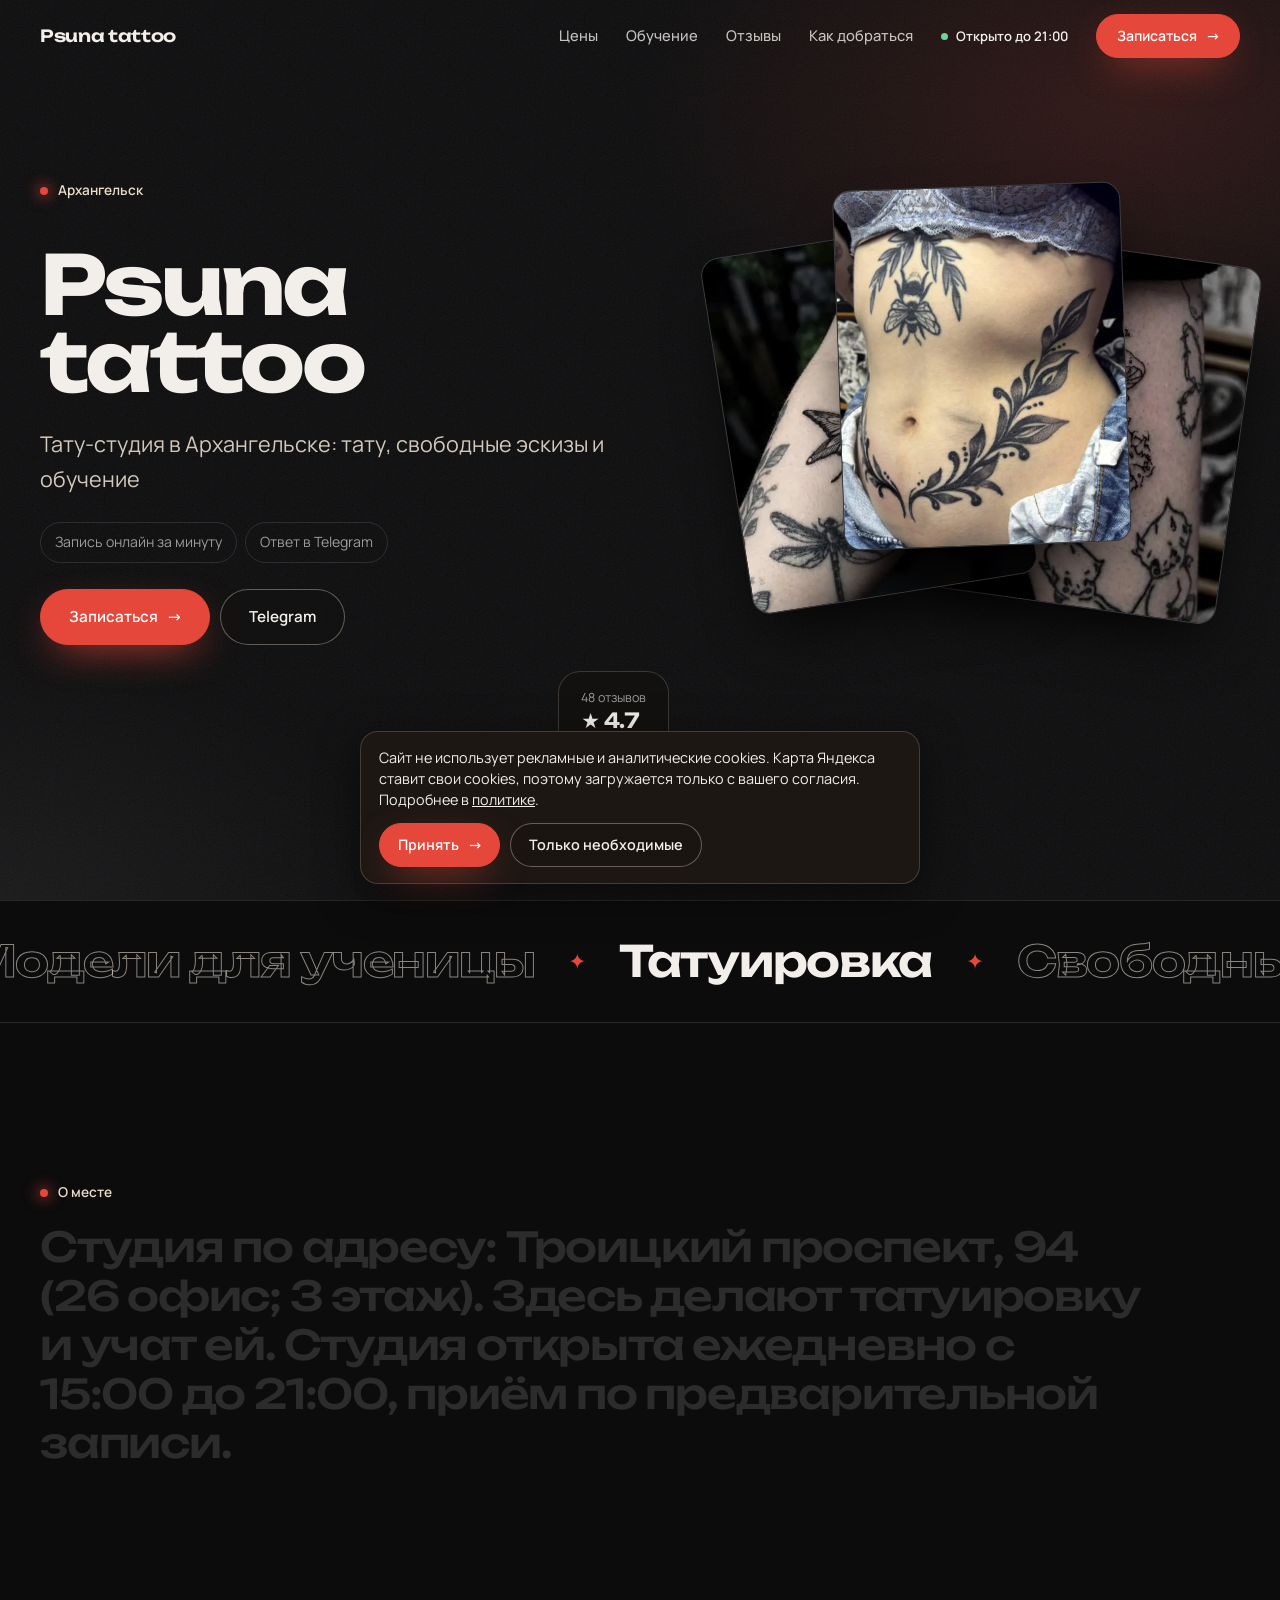
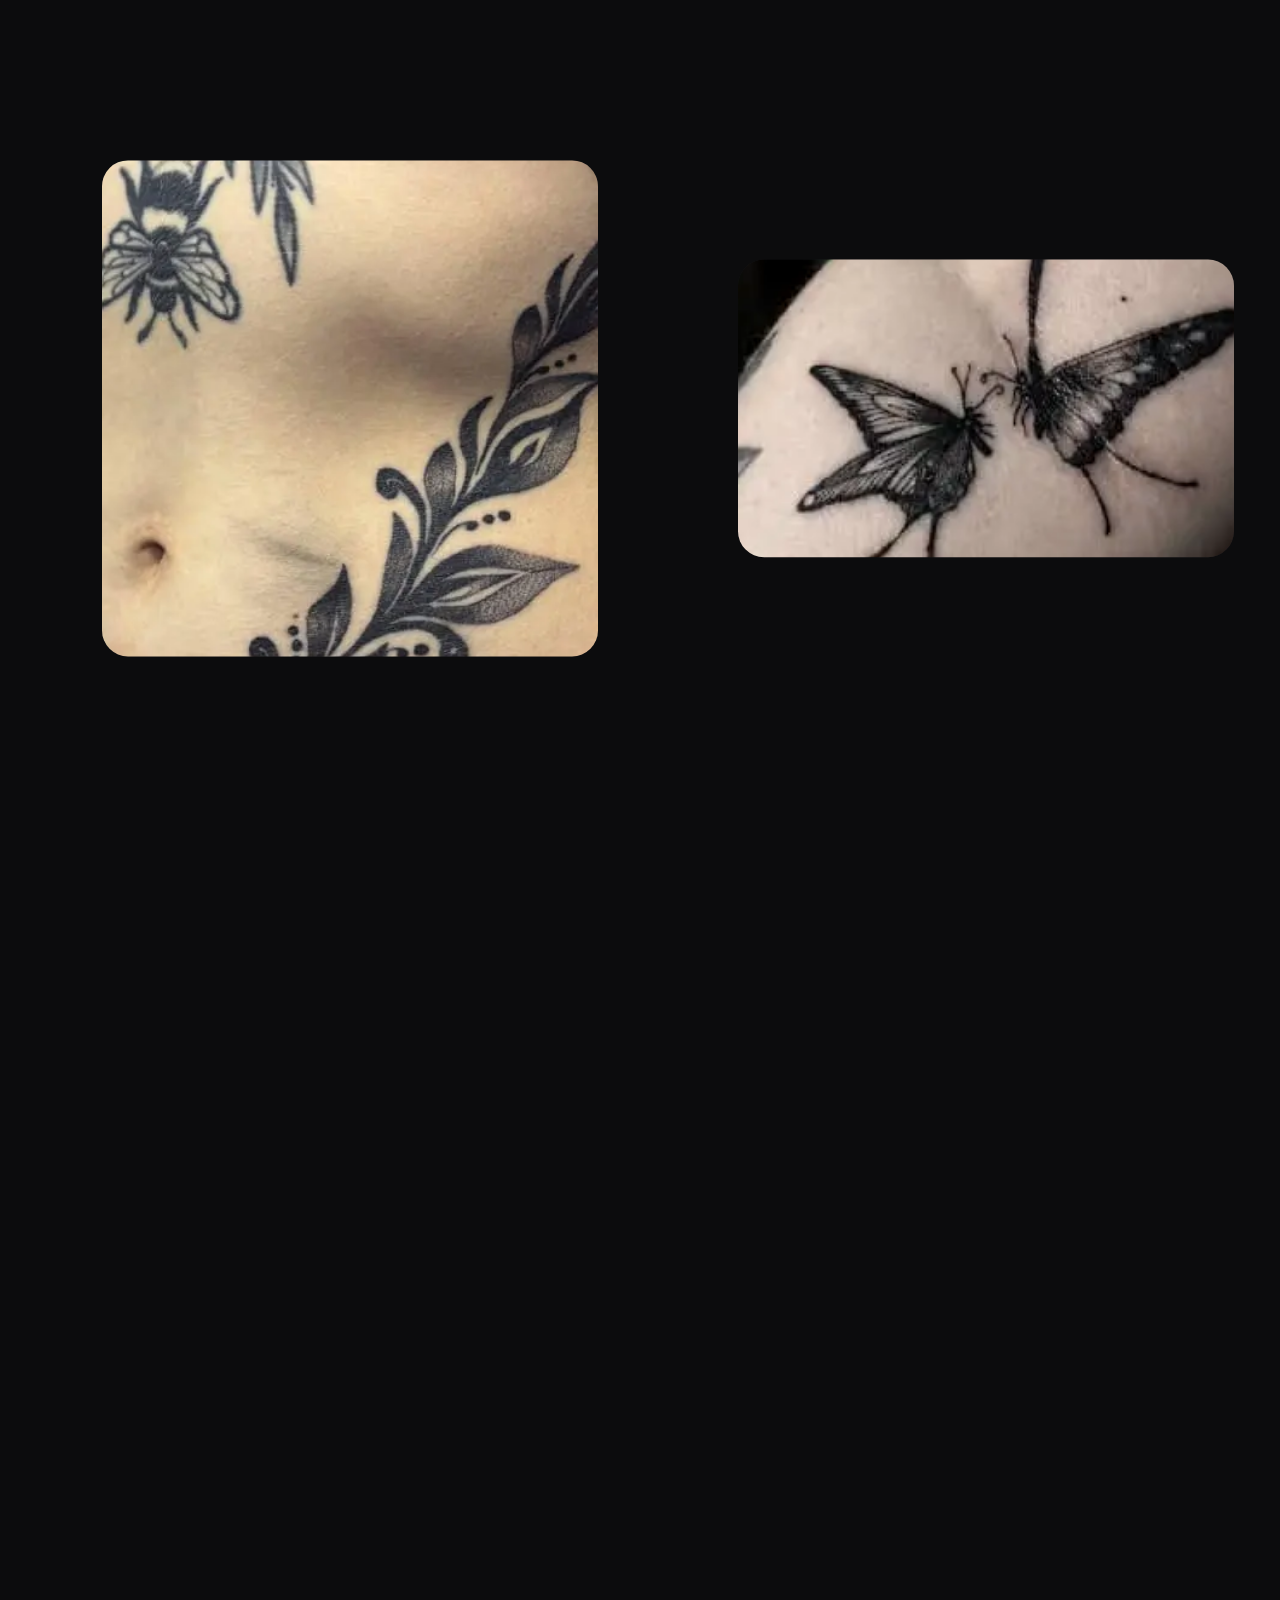
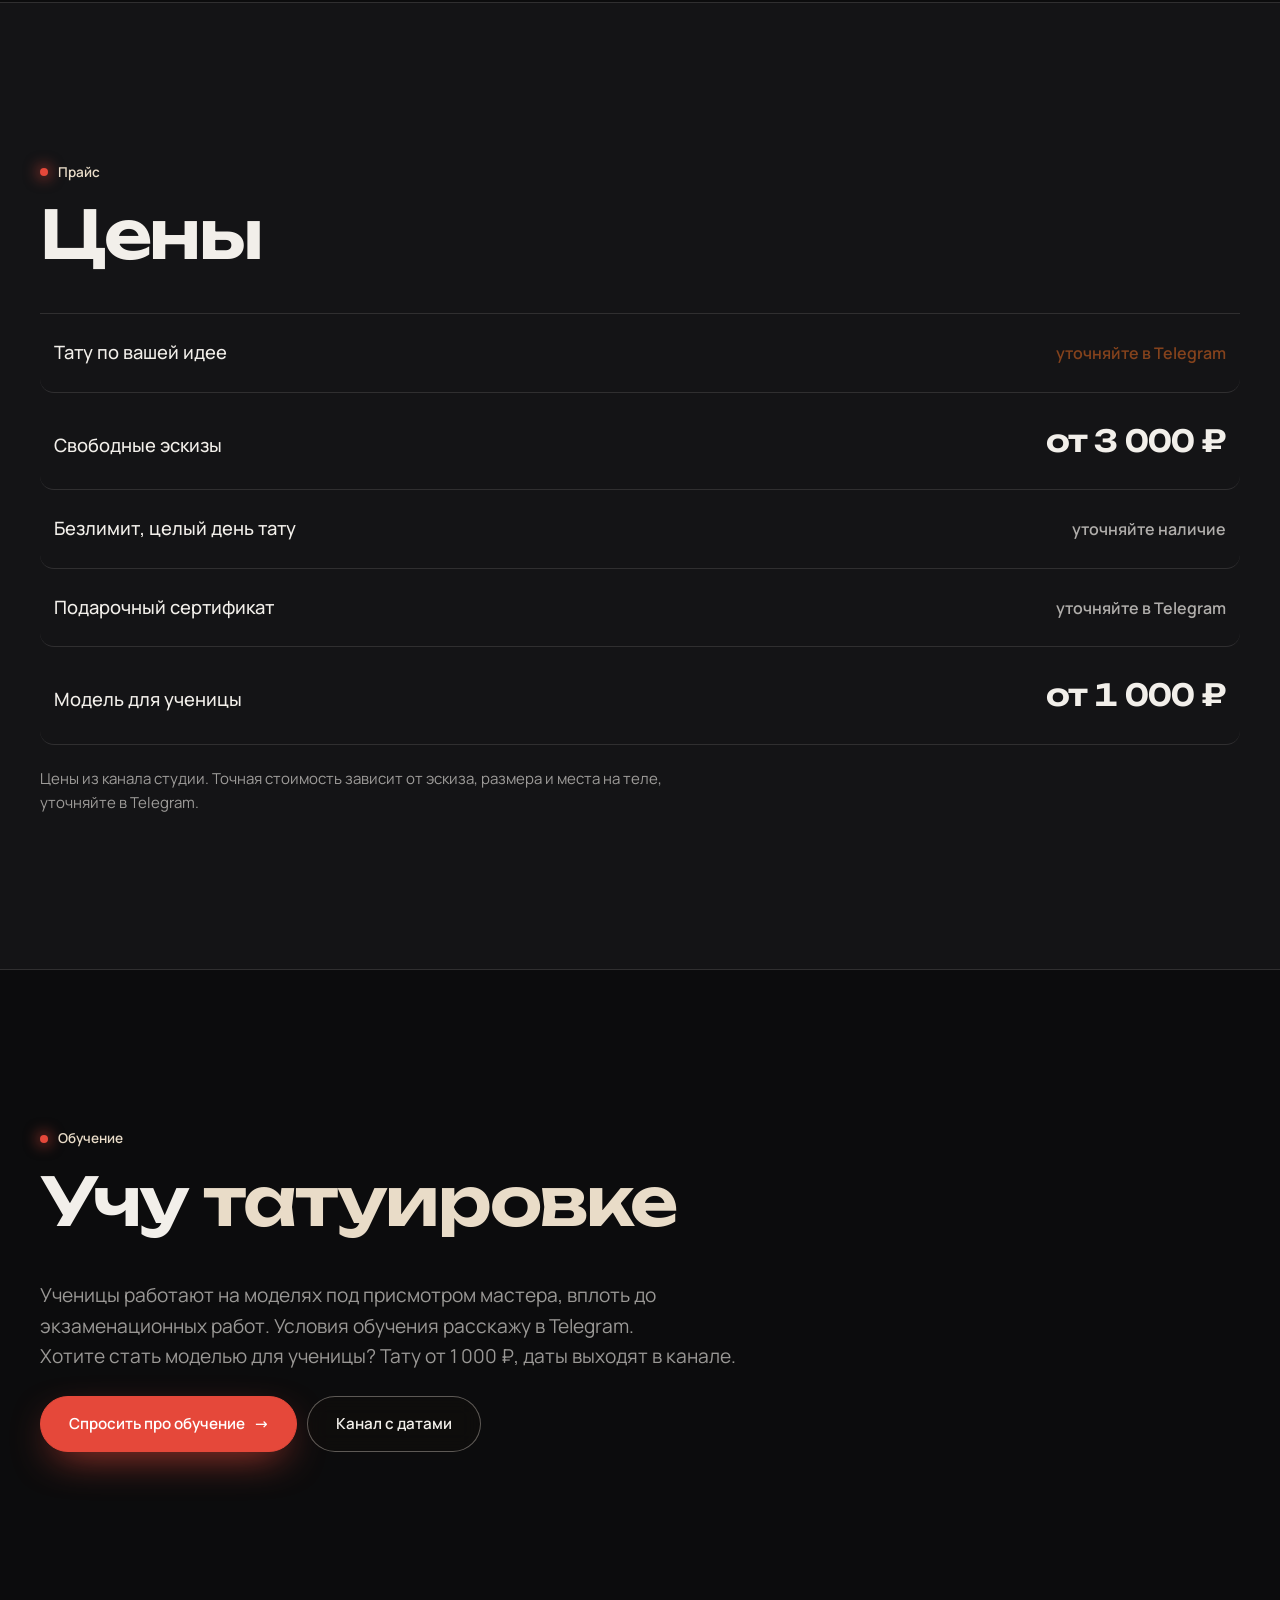
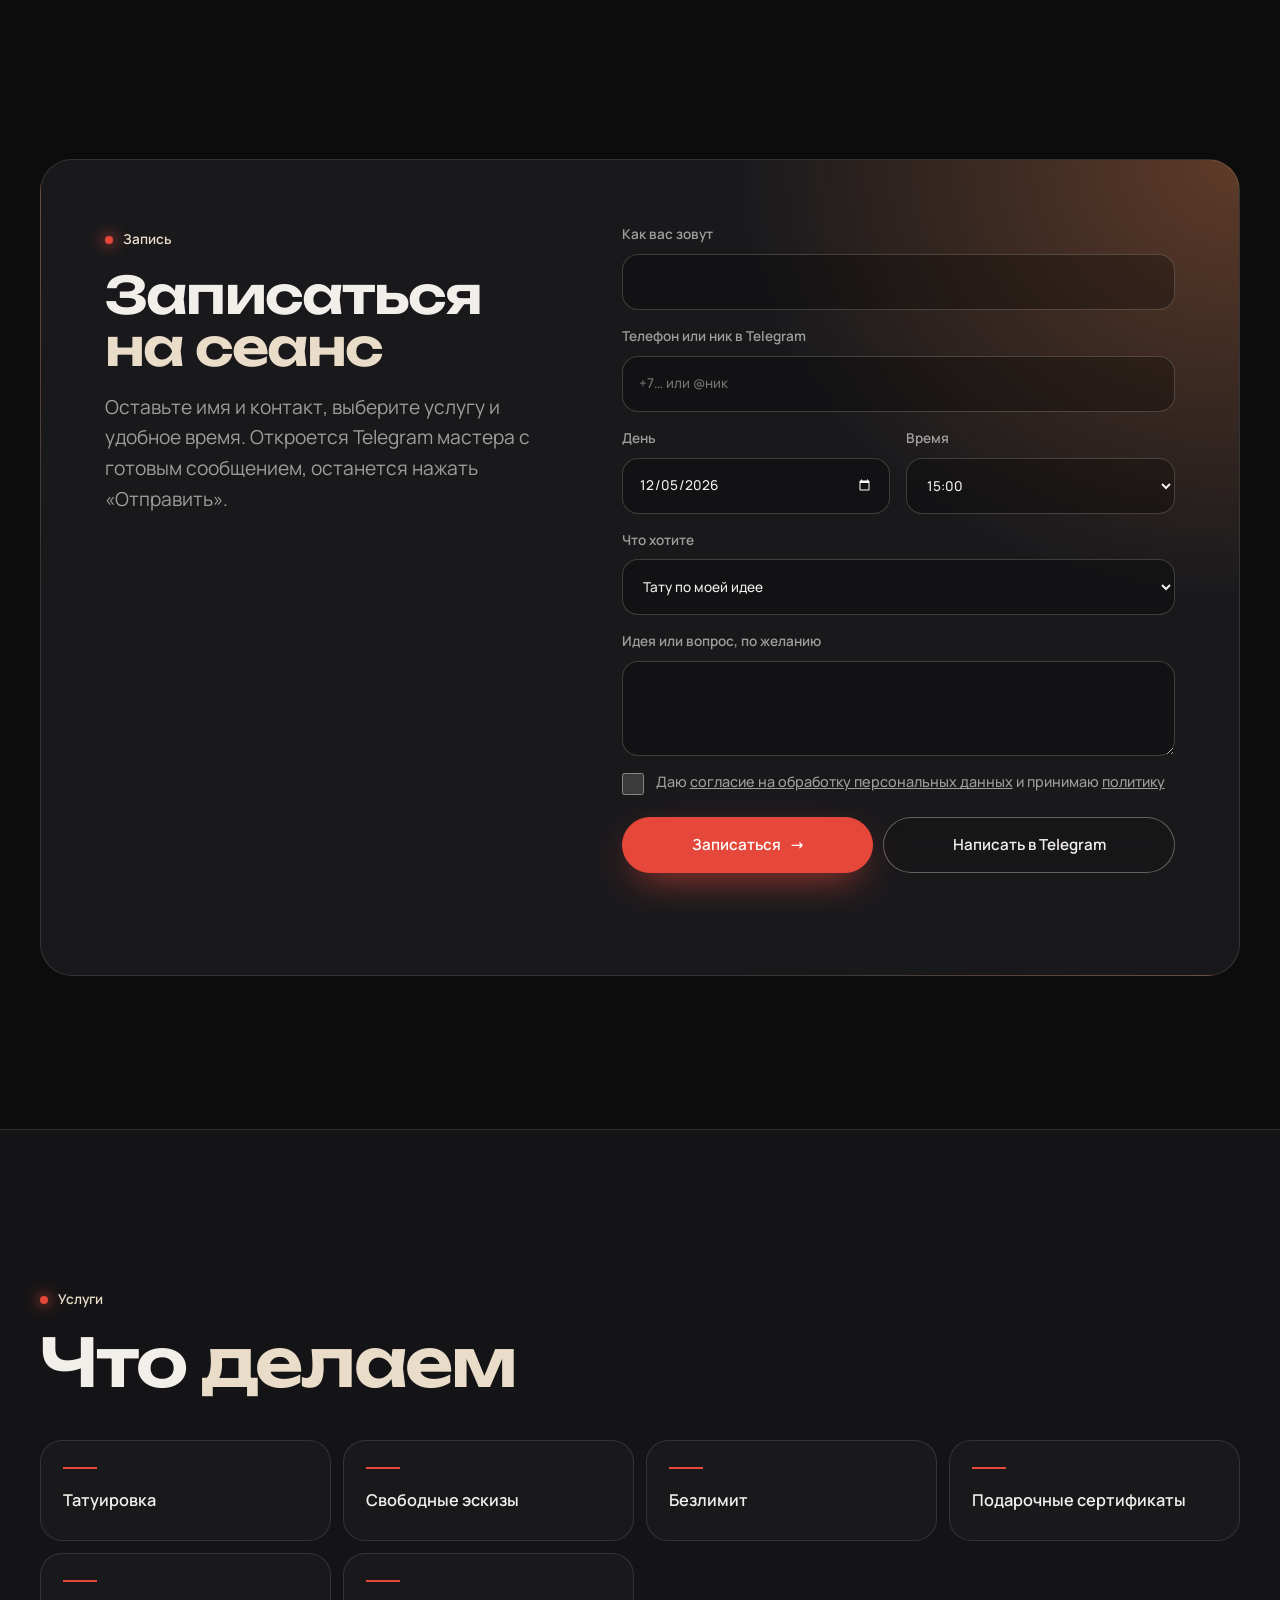
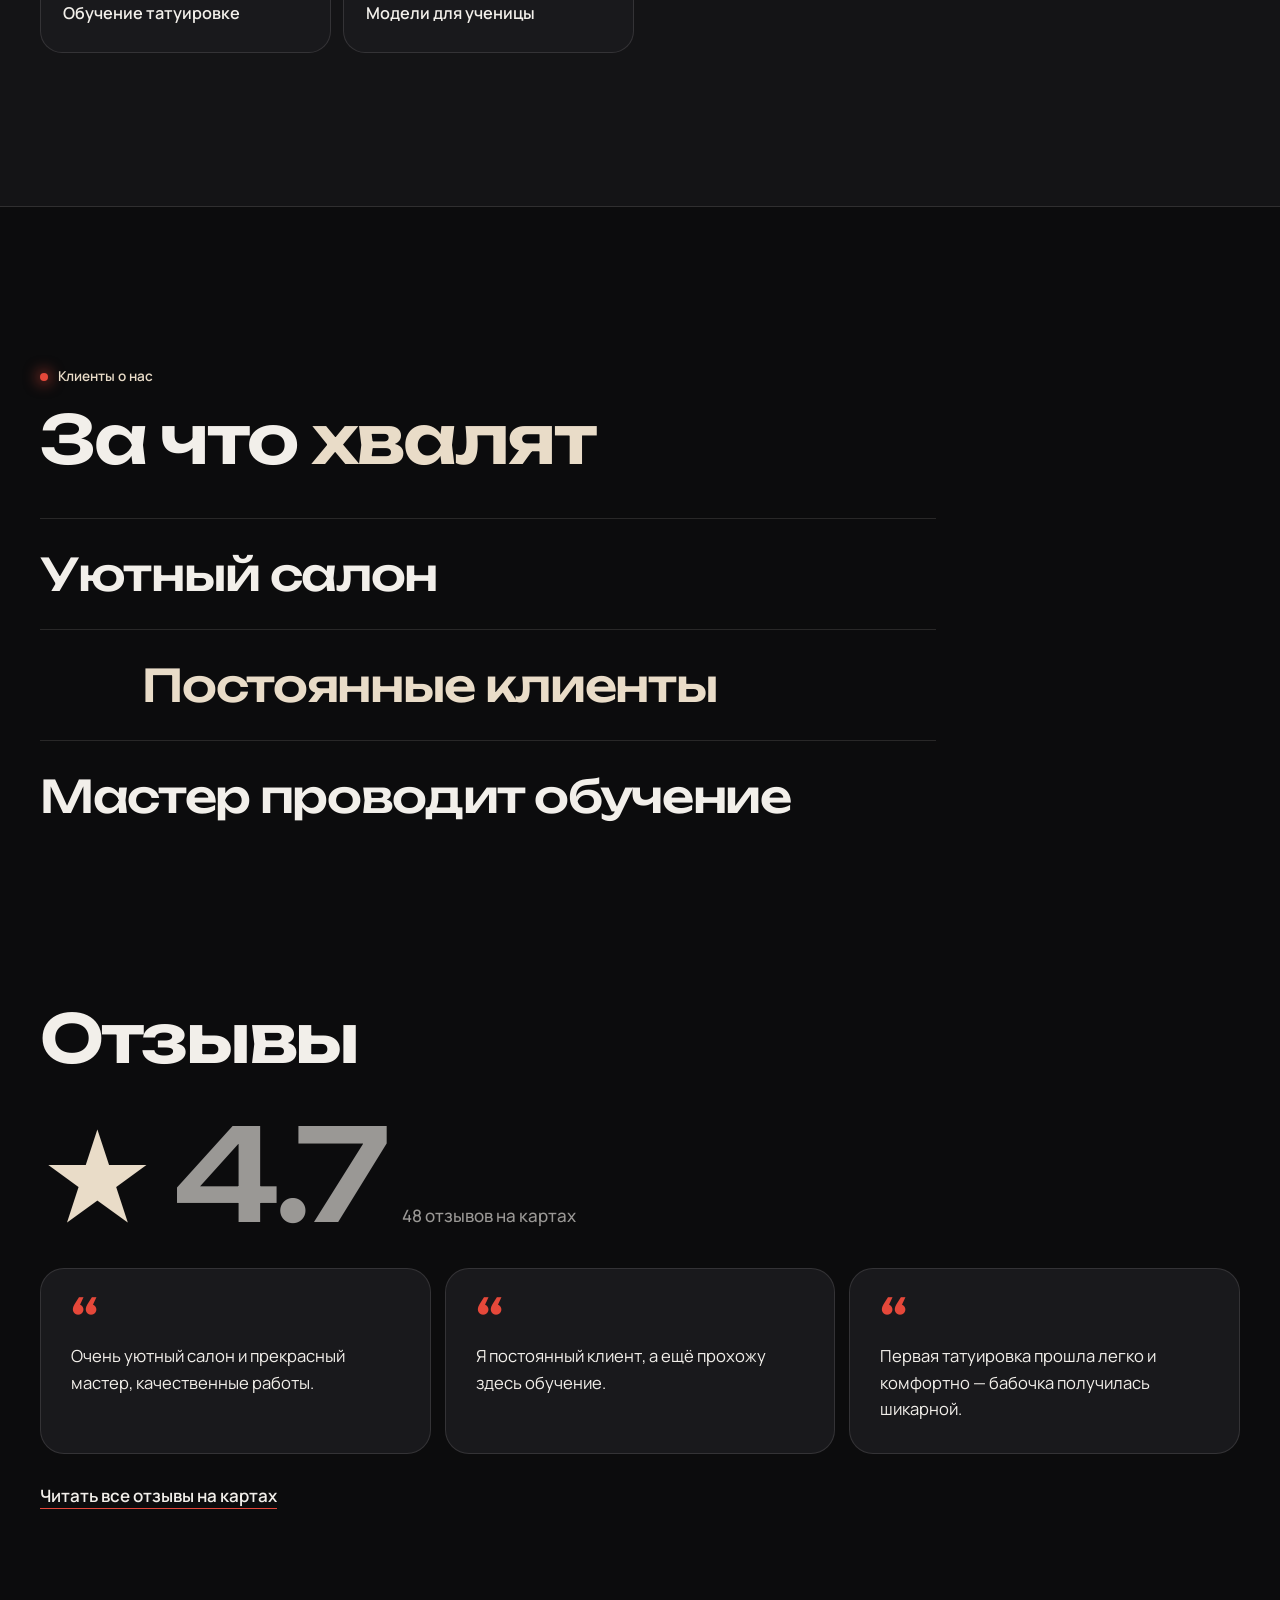
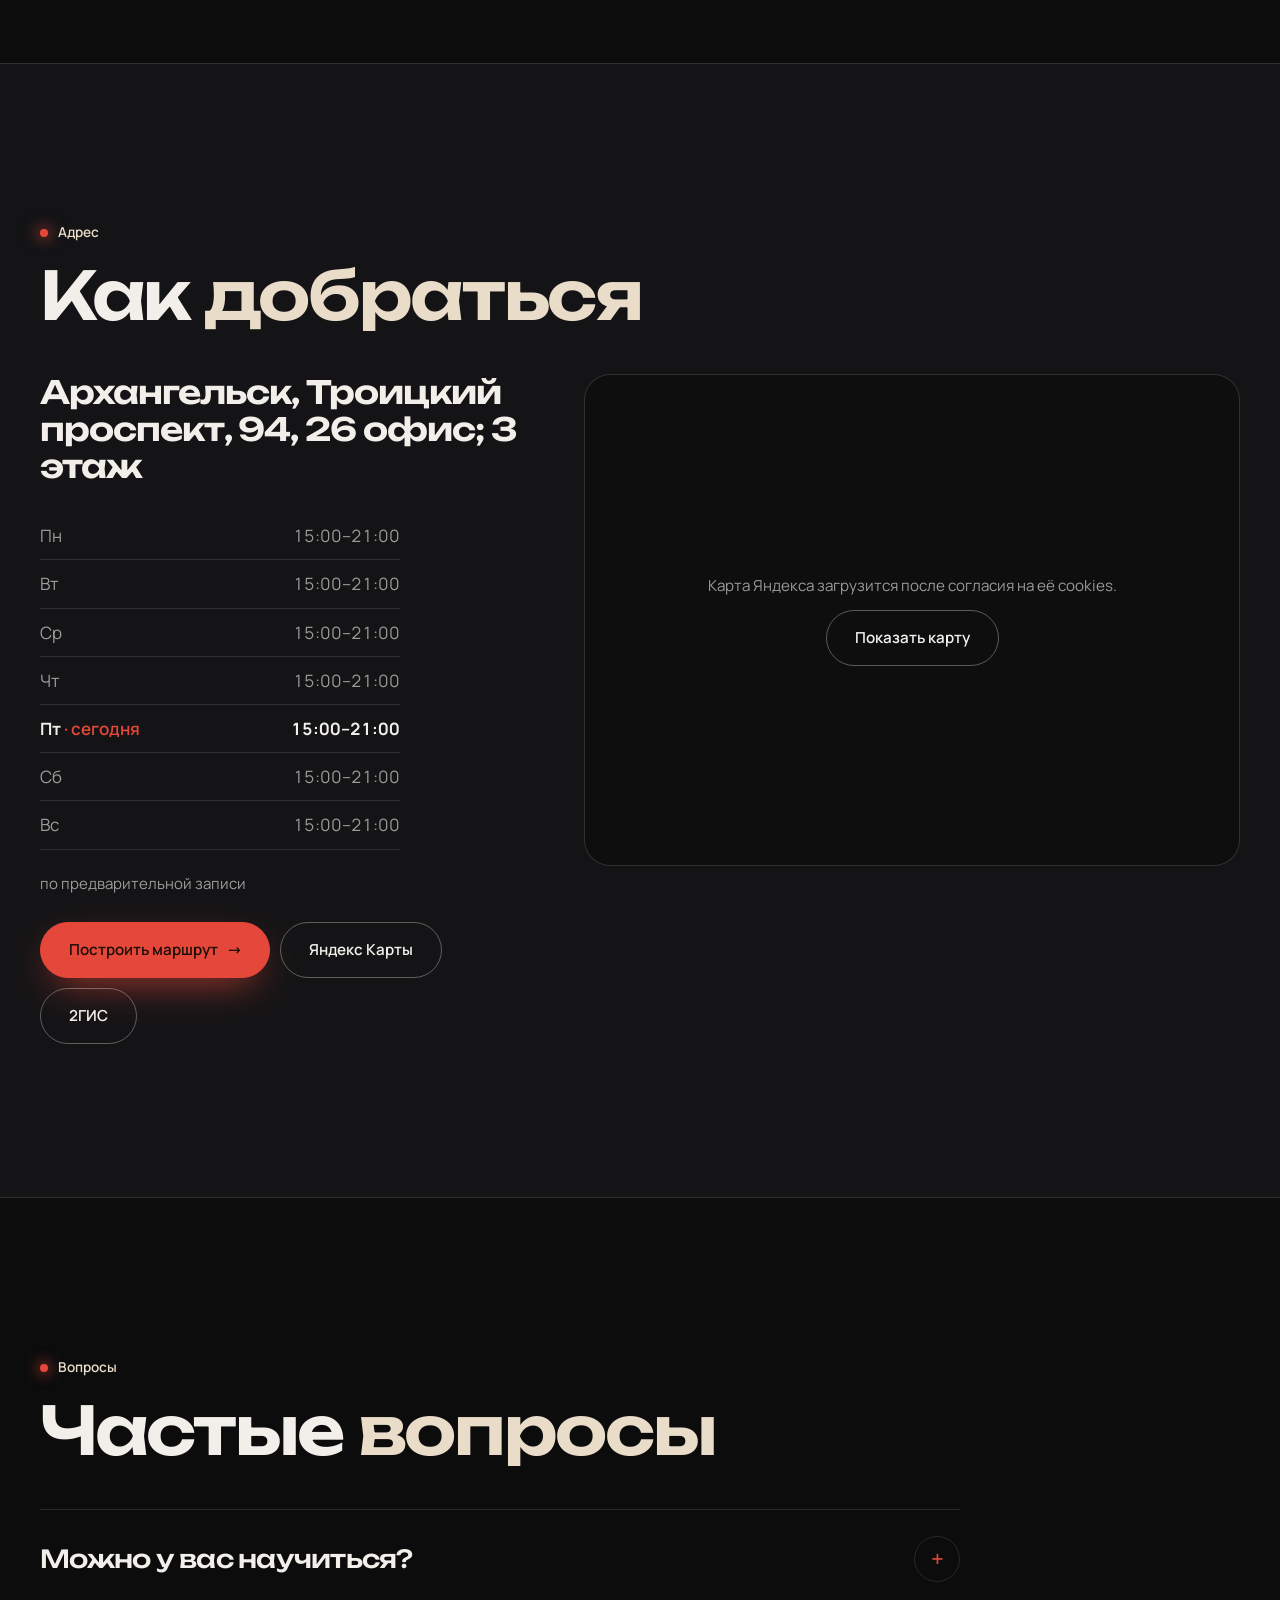
<file: index.html>
<!doctype html>
<html lang="ru"><head>
<meta charset="utf-8">
<meta name="viewport" content="width=device-width,initial-scale=1,viewport-fit=cover">
<meta name="theme-color" content="#14100D">
<title>Psuna tattoo — Архангельск</title>
<meta name="description" content="Тату-студия в Архангельске: тату, свободные эскизы и обучение">
<meta property="og:type" content="website"><meta property="og:title" content="Psuna tattoo — Архангельск"><meta property="og:description" content="Тату-студия в Архангельске: тату, свободные эскизы и обучение"><meta property="og:locale" content="ru_RU">
<script type="application/ld+json">{"@context":"https://schema.org","@type":"LocalBusiness","name":"Psuna tattoo","address":{"@type":"PostalAddress","streetAddress":"Троицкий проспект, 94, 26 офис; 3 этаж","addressLocality":"Архангельск","addressCountry":"RU"},"geo":{"@type":"GeoCoordinates","latitude":64.542687,"longitude":40.516714},"openingHoursSpecification":[{"@type":"OpeningHoursSpecification","dayOfWeek":"Monday","opens":"15:00","closes":"21:00"},{"@type":"OpeningHoursSpecification","dayOfWeek":"Tuesday","opens":"15:00","closes":"21:00"},{"@type":"OpeningHoursSpecification","dayOfWeek":"Wednesday","opens":"15:00","closes":"21:00"},{"@type":"OpeningHoursSpecification","dayOfWeek":"Thursday","opens":"15:00","closes":"21:00"},{"@type":"OpeningHoursSpecification","dayOfWeek":"Friday","opens":"15:00","closes":"21:00"},{"@type":"OpeningHoursSpecification","dayOfWeek":"Saturday","opens":"15:00","closes":"21:00"},{"@type":"OpeningHoursSpecification","dayOfWeek":"Sunday","opens":"15:00","closes":"21:00"}],"sameAs":["https://2gis.ru/arkhangelsk/firm/70000001062664111"]}</script>
<link rel="stylesheet" href="/assets/fonts/fonts.css">
<meta property="og:url" content="https://beytaty.ru/"><meta property="og:image" content="https://beytaty.ru/og.jpg"><meta property="og:image:width" content="1200"><meta property="og:image:height" content="630"><meta name="twitter:card" content="summary_large_image"><link rel="canonical" href="https://beytaty.ru/"><link rel="icon" type="image/png" href="/favicon.png"><link rel="apple-touch-icon" href="/apple-touch-icon.png"></head><body>
<style>
:root{--bg:#14100D;--bg2:#1E1712;--card:#221A14;--linen:#EFE5D6;--linen2:#E5D8C4;--ink:#F3E9DC;--dark:#1E1712;--muted:rgba(243,233,220,.64);--muted-d:rgba(30,23,18,.62);--line:rgba(243,233,220,.13);--line-d:rgba(30,23,18,.14);--ember:#E07A3F;--gold:#D9A66B;
--serif:"Unbounded","Arial Black",system-ui,sans-serif;--sans:"Manrope","Segoe UI",system-ui,-apple-system,sans-serif;color-scheme:dark}
*{box-sizing:border-box}
html{-webkit-text-size-adjust:100%;scroll-behavior:smooth}
body{margin:0;background:var(--bg);color:var(--ink);font-family:var(--sans);font-size:17px;line-height:1.6;-webkit-font-smoothing:antialiased;padding-bottom:78px;overflow-x:hidden}
a{color:inherit}
img{display:block;max-width:100%}
.w{max-width:1240px;margin:0 auto;padding-left:max(20px,env(safe-area-inset-left,0px));padding-right:max(20px,env(safe-area-inset-right,0px))}
h1,h2,h3,b,.addr,.statement{font-feature-settings:"lnum" 1,"pnum" 1}
h1,h2,h3{margin:0;font-family:var(--serif);font-weight:600;line-height:1.02;letter-spacing:-.035em;text-wrap:balance}
h2{font-size:clamp(2rem,5.2vw,4.2rem);margin-bottom:44px}
h2 em,h1 em{font-style:normal;color:var(--gold)}.light h2 em{color:#B4561F}
p{margin:0}
.kicker{display:inline-flex;align-items:center;gap:10px;font-size:.85rem;font-weight:600;color:var(--gold);margin-bottom:18px}
.kicker::before{content:"";width:8px;height:8px;border-radius:50%;background:var(--ember);box-shadow:0 0 14px 3px rgba(224,122,63,.6)}
.sample{background:#B42318;color:#fff;text-align:center;font-weight:600;font-size:.9rem;padding:8px 12px}

/* header */
.nav{position:fixed;top:0;left:0;right:0;z-index:40;transition:background-color .4s ease,backdrop-filter .4s ease,border-color .4s ease;border-bottom:1px solid transparent}
.nav.solid{background:rgba(20,16,13,.78);backdrop-filter:blur(18px);-webkit-backdrop-filter:blur(18px);border-color:var(--line)}
.nav .w{display:flex;align-items:center;justify-content:space-between;gap:16px;min-height:72px}
.brand{font-family:var(--serif);font-size:1.05rem;font-weight:600;letter-spacing:-.02em;text-decoration:none;white-space:nowrap;overflow:hidden;text-overflow:ellipsis;max-width:46vw}
.nav nav{display:flex;align-items:center;gap:28px;font-size:.92rem;font-weight:500}
.nav nav a:not(.btn){text-decoration:none;opacity:.8;transition:opacity .25s}.nav nav a:not(.btn):hover{opacity:1}
.open{display:inline-flex;align-items:center;gap:8px;font-size:.82rem;font-weight:600;white-space:nowrap}
.open::before{content:"";width:7px;height:7px;border-radius:50%;background:#6FD39A;animation:pulse 2.4s ease-out infinite}
.open[data-state="closed"]::before{background:var(--muted);animation:none}
@keyframes pulse{0%{box-shadow:0 0 0 0 rgba(111,211,154,.55)}80%,100%{box-shadow:0 0 0 9px rgba(111,211,154,0)}}
@media (max-width:860px){.nav nav a:not(.btn){display:none}.nav .btn{display:none}}

/* buttons */
.btns{display:flex;flex-wrap:wrap;gap:10px}
.btn{display:inline-flex;align-items:center;justify-content:center;gap:10px;min-height:56px;padding:0 28px;border-radius:999px;font:inherit;font-size:.95rem;font-weight:600;text-decoration:none;border:1px solid rgba(243,233,220,.35);background:rgba(20,16,13,.25);color:var(--ink);cursor:pointer;backdrop-filter:blur(10px);-webkit-backdrop-filter:blur(10px);transition:background-color .3s ease,border-color .3s ease,color .3s ease,box-shadow .3s ease;will-change:transform}
.btn:hover{background:var(--ink);color:var(--dark);border-color:var(--ink)}
.btn.main{background:var(--ember);border-color:var(--ember);color:#1A0E06;box-shadow:0 14px 40px -14px rgba(224,122,63,.9)}
.btn.main:hover{background:#F08C50;border-color:#F08C50;box-shadow:0 18px 50px -12px rgba(224,122,63,1)}
.btn.main::after{content:"→";font-weight:500;transition:transform .3s}
.btn.main:hover::after{transform:translateX(4px)}
.nav .btn{min-height:44px;padding:0 20px;font-size:.88rem}

/* hero */
.hero{position:relative;isolation:isolate;overflow:hidden;min-height:100svh;display:flex;align-items:flex-end;background:radial-gradient(70% 60% at 70% 90%,rgba(224,122,63,.32),transparent 70%),radial-gradient(60% 50% at 10% 10%,rgba(217,166,107,.12),transparent 70%),var(--bg)}
.hero .bgimg{position:absolute;inset:-8% 0 0 0;z-index:-3;overflow:hidden}
.hero .bgimg img{width:100%;height:100%;object-fit:cover;transform:scale(1.12);animation:kb 2.4s cubic-bezier(.2,.7,.2,1) forwards}
@keyframes kb{to{transform:scale(1.02)}}
.hero::before{content:"";position:absolute;inset:0;z-index:-2;background:linear-gradient(180deg,rgba(20,16,13,.55) 0%,rgba(20,16,13,.15) 35%,rgba(20,16,13,.75) 78%,var(--bg) 100%),linear-gradient(90deg,rgba(20,16,13,.7),transparent 65%)}
.fx{position:absolute;inset:0;width:100%;height:100%;z-index:-1;pointer-events:none;mix-blend-mode:screen}
.hero-in{position:relative;width:100%;padding-top:120px;padding-bottom:clamp(40px,8vh,90px);display:grid;gap:26px}
.hero h1{font-size:min(clamp(2.6rem,9vw,7.2rem),var(--fit,99rem));font-weight:700;line-height:.95;letter-spacing:-.045em;max-width:13ch}
.word{display:inline-block;white-space:nowrap}
.ch{display:inline-block}
.tag{font-size:clamp(1.1rem,2.2vw,1.35rem);color:rgba(243,233,220,.85);max-width:32em}
.hero-foot{display:flex;flex-wrap:wrap;align-items:flex-end;justify-content:space-between;gap:24px}
.glass{display:flex;gap:0;border:1px solid rgba(243,233,220,.18);border-radius:22px;background:rgba(20,16,13,.38);backdrop-filter:blur(16px);-webkit-backdrop-filter:blur(16px);overflow:hidden}
.glass div{padding:16px 22px}
.glass div + div{border-left:1px solid rgba(243,233,220,.14)}
.glass small{display:block;font-size:.78rem;color:var(--muted)}
.glass b{font-family:var(--serif);font-weight:600;font-size:1.3rem;letter-spacing:-.03em;line-height:1.1;font-variant-numeric:tabular-nums}
.glass .price b{color:var(--gold)}
.phone{font-weight:600;font-size:1.05rem;text-decoration:none;opacity:.9}
.phone:hover{color:var(--gold)}

/* ribbon */
.ribbon{overflow:hidden;padding-block:26px;border-block:1px solid var(--line);background:var(--bg)}
.track{display:flex;width:max-content}
.track span{display:flex;align-items:center;gap:34px;padding-right:34px;font-family:var(--serif);font-weight:600;letter-spacing:-.03em;font-size:clamp(1.5rem,3.8vw,2.7rem);white-space:nowrap;color:var(--ink)}
.track span:nth-child(even){color:transparent;-webkit-text-stroke:1px rgba(243,233,220,.55);font-style:normal}
.track span::after{content:"✦";font-style:normal;font-size:.5em;color:var(--ember);-webkit-text-stroke:0}
.track.css{animation:run 40s linear infinite}
@keyframes run{to{transform:translateX(-50%)}}

section{padding-block:clamp(80px,12vw,160px)}
.light{background:var(--linen);color:var(--dark)}
.light .kicker{color:#9A5A2B}
.lead{font-size:clamp(1.05rem,2vw,1.2rem);color:var(--muted);max-width:40em}
.light .lead,.light .note{color:var(--muted-d)}
.note{margin-top:22px;color:var(--muted);font-size:.94rem;max-width:44em}

/* statement */
.statement #statement{font-family:var(--serif);font-weight:500;font-size:clamp(1.5rem,3.2vw,2.7rem);line-height:1.2;letter-spacing:-.03em;max-width:30ch}
.statement .sw{display:inline-block}

/* gallery */
.gal{overflow:hidden}
.gal .rail{display:flex;gap:16px;overflow-x:auto;scroll-snap-type:x mandatory;padding-inline:max(20px,calc((100vw - 1240px)/2 + 20px));scrollbar-width:none}
.gal .rail::-webkit-scrollbar{display:none}
.gal figure{flex:none;margin:0;width:min(82vw,620px);aspect-ratio:4/5;border-radius:26px;overflow:hidden;scroll-snap-align:start;background:var(--card)}
.gal figure:nth-child(even){aspect-ratio:4/3;align-self:center}
.gal figure img{width:100%;height:100%;object-fit:cover;color:transparent}
.stack .card{background:var(--card)}
.stack .card img{color:transparent}
.duo{display:grid;grid-template-columns:repeat(auto-fit,minmax(min(100%,420px),1fr));gap:16px}
.duo figure{margin:0;border-radius:26px;overflow:hidden;aspect-ratio:4/3}
.duo img{width:100%;height:100%;object-fit:cover}

/* evening scene */
.art{fill:none;stroke:var(--gold);stroke-width:1.6;stroke-linecap:round;stroke-linejoin:round;overflow:visible}
.art path{stroke-dasharray:1;stroke-dashoffset:1;transition:stroke-dashoffset 1.8s cubic-bezier(.3,.6,.2,1)}
.art path:nth-child(2){transition-delay:.12s}.art path:nth-child(3){transition-delay:.24s}.art path:nth-child(4){transition-delay:.36s}.art path:nth-child(5){transition-delay:.48s}.art path:nth-child(n+6){transition-delay:.6s}
.on .art path,.art.on path{stroke-dashoffset:0}
.ritual{display:grid;gap:0}
.stage{display:none}
.step{display:grid;grid-template-columns:92px minmax(0,1fr);gap:22px;align-items:start;padding:32px 0;border-top:1px solid var(--line)}
.step .art{width:92px;height:92px;padding:12px;border-radius:24px;background:var(--card)}
.step .n{display:block;color:var(--ember);font-size:.85rem;font-weight:700;margin-bottom:6px}
.step h3{font-size:clamp(1.4rem,3.2vw,2.2rem);margin-bottom:10px}
.step p{color:var(--muted)}
@media (min-width:900px){
.ritual{grid-template-columns:minmax(0,1fr) minmax(0,1fr);gap:80px;align-items:start}
.stage{display:block;position:sticky;top:14vh;height:72vh;border-radius:32px;background:radial-gradient(60% 55% at 50% 62%,rgba(224,122,63,.24),transparent 70%),var(--card);overflow:hidden}
.stage .art{position:absolute;inset:0;margin:auto;width:56%;height:56%;opacity:0;transform:scale(.9) rotate(-3deg);transition:opacity .3s ease,transform 1s cubic-bezier(.2,.7,.2,1);stroke-width:1.2}
.stage .art.on{opacity:1;transform:none;transition:opacity .7s ease .25s,transform 1s cubic-bezier(.2,.7,.2,1) .25s}
.step{grid-template-columns:1fr;min-height:64vh;align-content:center;border-top:0;padding:0;transition:opacity .5s}
.step .art{display:none}
.ritual .step:not(.cur){opacity:.25}
.step h3{font-size:clamp(2rem,3.4vw,3rem)}}

/* prices */
.menu{list-style:none;margin:0;padding:0;border-top:1px solid var(--line-d)}
.menu li{display:flex;justify-content:space-between;align-items:baseline;gap:24px;padding:24px 14px;border-bottom:1px solid var(--line-d);border-radius:14px;transition:background-color .3s ease,padding .3s ease}
.menu li:hover{background:var(--linen2);padding-inline:22px}
.menu span{font-size:clamp(1rem,2vw,1.15rem);font-weight:500;max-width:36em}
.menu b{flex:none;font-family:var(--serif);font-weight:600;letter-spacing:-.03em;font-size:clamp(1.25rem,2.8vw,1.9rem);white-space:nowrap;font-variant-numeric:tabular-nums}
.menu li:first-child b{color:#B4561F}

/* price card when there is no price list */
.quote{display:grid;grid-template-columns:minmax(0,1fr);gap:0;border-radius:32px;overflow:hidden;background:var(--dark);color:var(--ink);box-shadow:0 40px 80px -40px rgba(30,23,18,.55)}
.qmain{position:relative;padding:clamp(28px,5vw,64px);background:radial-gradient(80% 100% at 0% 100%,rgba(224,122,63,.38),transparent 60%)}
.qmain small{display:block;font-size:.95rem;font-weight:600;color:var(--gold);margin-bottom:10px}
.qmain b{display:block;font-family:var(--serif);font-weight:700;letter-spacing:-.05em;line-height:.95;font-size:clamp(2.8rem,8vw,6.4rem);background:linear-gradient(90deg,#F6D2A8,var(--ember));-webkit-background-clip:text;background-clip:text;color:transparent}
.qmain p{margin:22px 0 28px;color:var(--muted);max-width:30em}
.qside{margin:0;display:grid;align-content:center;gap:0;padding:clamp(20px,4vw,48px);background:var(--card)}
.qside div{padding:18px 0;border-bottom:1px solid var(--line)}
.qside div:last-child{border-bottom:0}
.qside dt{font-size:.85rem;color:var(--muted);margin-bottom:4px}
.qside dd{margin:0;font-weight:600;font-size:1.05rem}
.light .quote .btn{color:var(--ink);border-color:rgba(243,233,220,.35);background:rgba(20,16,13,.25)}
.light .quote .btn:hover{background:var(--ink);color:var(--dark)}
.light .quote .btn.main{background:var(--ember);border-color:var(--ember);color:#1A0E06}
@media (min-width:900px){.quote{grid-template-columns:minmax(0,1.5fr) minmax(0,1fr)}}

/* booking */
.bron{position:relative;overflow:hidden;display:grid;gap:36px;grid-template-columns:minmax(0,1fr);padding:clamp(26px,5vw,64px);border-radius:32px;background:radial-gradient(70% 90% at 100% 0%,rgba(224,122,63,.35),transparent 60%),var(--card);border:1px solid var(--line)}
.bron h2{font-size:clamp(1.8rem,4vw,3.2rem);margin-bottom:18px}
.bron form{display:grid;grid-template-columns:repeat(2,minmax(0,1fr));gap:16px}
.bron label{display:grid;gap:8px;font-size:.85rem;font-weight:600;color:var(--muted)}
.bron input,.bron select{font:inherit;font-weight:500;color:var(--ink);background:rgba(0,0,0,.28);border:1px solid rgba(243,233,220,.2);border-radius:16px;min-height:56px;padding:0 16px;width:100%;color-scheme:dark;transition:border-color .2s,box-shadow .2s}
.bron input:focus,.bron select:focus{outline:none;border-color:var(--ember);box-shadow:0 0 0 4px rgba(224,122,63,.22)}
.bron .btns{grid-column:1/-1;margin-top:6px}
.bron .btn{flex:1 1 auto;white-space:nowrap}
.ok{grid-column:1/-1;color:var(--gold);font-size:.95rem;min-height:1.4em}
@media (min-width:900px){.bron{grid-template-columns:minmax(0,.9fr) minmax(0,1.1fr);gap:64px;align-items:start}}

/* services */
.inside{list-style:none;margin:40px 0 0;padding:0;display:grid;grid-template-columns:repeat(auto-fill,minmax(min(46%,250px),1fr));gap:12px}
.inside li{position:relative;overflow:hidden;padding:26px 22px;border-radius:22px;background:var(--linen2);font-size:1.02rem;font-weight:600;color:var(--dark);transition:transform .35s cubic-bezier(.2,.7,.2,1),background-color .35s}
.inside li::before{content:"";display:block;width:34px;height:2px;background:var(--ember);margin-bottom:18px;transition:width .4s cubic-bezier(.2,.7,.2,1)}
.inside li:hover{transform:translateY(-4px);background:#DCCBB2}
.inside li:hover::before{width:64px}

.praise{list-style:none;margin:0;padding:0;display:grid}
.praise li{font-family:var(--serif);font-weight:500;letter-spacing:-.03em;font-size:clamp(1.5rem,3.6vw,2.8rem);line-height:1.12;padding:30px 0;border-top:1px solid var(--line);max-width:20em}
.praise li:nth-child(even){color:var(--gold);padding-left:clamp(0px,8vw,140px)}
.rating{display:flex;align-items:baseline;flex-wrap:wrap;gap:6px 18px;margin-bottom:36px}
.rating b{font-family:var(--serif);font-weight:700;letter-spacing:-.05em;font-size:clamp(4rem,11vw,8rem);line-height:.9;color:var(--gold)}
.rating span{color:var(--muted);font-weight:500}
.reviews{list-style:none;margin:0;padding:0;display:grid;grid-template-columns:repeat(auto-fit,minmax(min(100%,330px),1fr));gap:14px}
.reviews li{padding:30px;border-radius:24px;background:var(--card);border:1px solid var(--line);font-size:1.04rem;transition:transform .35s cubic-bezier(.2,.7,.2,1),border-color .35s}
.reviews li:hover{transform:translateY(-4px);border-color:rgba(224,122,63,.5)}
.reviews li::before{content:"“";display:block;font-family:var(--serif);font-size:3.4rem;line-height:.7;color:var(--ember);margin-bottom:6px}
.src{display:inline-flex;margin-top:28px;font-weight:600;text-underline-offset:6px;text-decoration-color:var(--ember)}

.place{display:grid;grid-template-columns:minmax(0,1fr) minmax(0,1.3fr);gap:40px;align-items:start}
.addr{font-family:var(--serif);font-weight:600;letter-spacing:-.03em;font-size:clamp(1.4rem,3vw,2rem);line-height:1.15}
.hours{list-style:none;margin:28px 0 0;padding:0;display:grid;max-width:360px}
.hours li{display:flex;justify-content:space-between;gap:16px;padding:10px 0;border-bottom:1px solid var(--line-d);font-variant-numeric:tabular-nums;color:var(--muted-d)}
.hours li.today{color:var(--dark);font-weight:700}
.hours li.today span:first-child::after{content:" · сегодня";color:#B4561F;font-weight:600}
.light .btn{background:transparent;border-color:rgba(30,23,18,.3);color:var(--dark);backdrop-filter:none}
.light .btn:hover{background:var(--dark);color:var(--linen);border-color:var(--dark)}
.light .btn.main{background:var(--ember);border-color:var(--ember);color:#1A0E06}
.map{width:100%;aspect-ratio:4/3;border:0;border-radius:26px;background:var(--linen2)}

.faq{max-width:920px;border-bottom:1px solid var(--line)}
.faq details{border-top:1px solid var(--line)}
.faq summary{list-style:none;cursor:pointer;display:flex;justify-content:space-between;align-items:center;gap:16px;padding:26px 0;font-family:var(--serif);font-weight:500;letter-spacing:-.03em;font-size:clamp(1.1rem,2.4vw,1.55rem);transition:color .3s}
.faq summary:hover{color:var(--gold)}
.faq summary::-webkit-details-marker{display:none}
.faq summary::after{content:"+";flex:none;width:44px;height:44px;display:grid;place-items:center;border-radius:50%;border:1px solid var(--line);color:var(--ember);font-family:var(--sans);font-size:1.4rem;transition:transform .35s ease,background-color .35s}
.faq details[open] summary::after{transform:rotate(45deg);background:rgba(224,122,63,.15)}
.faq details p{color:var(--muted);padding:0 0 26px;max-width:44em;font-size:1.05rem}
.faq details[open] p{animation:drop .45s ease}
@keyframes drop{from{opacity:0;transform:translateY(-8px)}}

.final{position:relative;isolation:isolate;overflow:hidden;text-align:center;padding-block:clamp(120px,18vw,220px);background:radial-gradient(60% 70% at 50% 110%,rgba(224,122,63,.45),transparent 70%),var(--bg)}
.final .bgimg{position:absolute;inset:-10% 0;z-index:-2}
.final .bgimg img{width:100%;height:100%;object-fit:cover;opacity:.32}
.final::before{content:"";position:absolute;inset:0;z-index:-1;background:linear-gradient(180deg,var(--bg),rgba(20,16,13,.4) 40%,var(--bg))}
.final h2{font-size:clamp(2.2rem,6.4vw,5.2rem);max-width:12em;margin:0 auto 34px}
.final .btns{justify-content:center}
.demo{padding-block:30px 38px;color:var(--muted);font-size:.82rem;text-align:center;border-top:1px solid var(--line)}
.fab{position:fixed;left:0;right:0;bottom:0;padding:10px max(12px,env(safe-area-inset-right,0px)) calc(10px + env(safe-area-inset-bottom,0px)) max(12px,env(safe-area-inset-left,0px));background:rgba(20,16,13,.86);backdrop-filter:blur(16px);-webkit-backdrop-filter:blur(16px);border-top:1px solid var(--line);display:flex;gap:8px;z-index:30;transform:translateY(110%);transition:transform .4s cubic-bezier(.2,.7,.2,1)}
.fab.on{transform:none}
.fab .btn{flex:1;min-height:50px;padding:0 10px}
@media (min-width:760px){.fab{display:none}body{padding-bottom:0}}
@media (max-width:760px){.place{grid-template-columns:1fr}.menu li{flex-wrap:wrap;gap:4px 16px}.menu b{margin-left:auto}.glass{width:100%;flex-wrap:wrap}.glass div{flex:1 1 40%;min-width:0;padding:12px 14px}.glass div + div{border-left:0}.glass div:nth-child(n+2){border-top:1px solid rgba(243,233,220,.14)}.glass div:first-child{flex-basis:100%}.glass b{font-size:1.05rem}.glass small{font-size:.72rem}.bron form{grid-template-columns:1fr 1fr}}

:focus-visible{outline:2px solid var(--ember);outline-offset:3px;border-radius:8px}

.light{--linen:var(--bg2);--linen2:var(--card);--dark:var(--ink);--muted-d:var(--muted);--line-d:var(--line);border-block:1px solid var(--line)}
.light .kicker{color:var(--gold)}
.light h2 em{color:var(--gold)}
.inside li{border:1px solid var(--line)}
.inside li:hover{background:#2C2219;border-color:rgba(224,122,63,.45)}
.menu li:hover{background:var(--card)}
.light .btn{border-color:rgba(243,233,220,.35)}
.light .btn:hover{color:var(--bg)}
.hours li.today span:first-child::after{color:var(--ember)}
:root{--bg:#0C0C0D;--bg2:#141416;--card:#19191C;--ink:#F2EFEA;--muted:rgba(242,239,234,.62);--line:rgba(242,239,234,.12);--ember:#E5483A;--gold:#E9DCC8}
body{background:var(--bg)}
.kicker::before{box-shadow:0 0 14px 3px rgba(229,72,58,.55)}
.btn.main{color:#fff;box-shadow:0 14px 40px -14px rgba(229,72,58,.9)}
.qmain b{background:linear-gradient(90deg,#F2EFEA,var(--ember));-webkit-background-clip:text;background-clip:text}
.bron input:focus,.bron select:focus{box-shadow:0 0 0 4px rgba(229,72,58,.22)}
.inside li:hover{background:#1E1E22;border-color:rgba(229,72,58,.45)}
/* Ink hero: flat black with paper grain instead of the bath steam; the studio's own works fan out next to the name. */
.hero.ink{align-items:center;background:radial-gradient(55% 45% at 88% 12%,rgba(229,72,58,.16),transparent 70%),radial-gradient(45% 40% at 0% 100%,rgba(242,239,234,.05),transparent 70%),var(--bg)}
.hero.ink::before{background:url("data:image/svg+xml,%3Csvg xmlns='http://www.w3.org/2000/svg' width='160' height='160'%3E%3Cfilter id='n'%3E%3CfeTurbulence type='fractalNoise' baseFrequency='.9' numOctaves='2' stitchTiles='stitch'/%3E%3C/filter%3E%3Crect width='100%25' height='100%25' filter='url(%23n)'/%3E%3C/svg%3E");opacity:.08}
.hero.ink .hero-in{padding-top:104px}
.split{display:grid;gap:36px;align-items:center}
.hero.ink .txt{display:grid;gap:26px}
.stack{position:relative;order:-1;height:clamp(250px,72vw,380px);width:min(100%,460px);justify-self:center}
.stack .card{position:absolute;top:0;margin:0;width:56%;aspect-ratio:4/5;border-radius:18px;overflow:hidden;border:1px solid rgba(242,239,234,.16);box-shadow:0 30px 60px -18px rgba(0,0,0,.85);background:var(--card)}
.stack .card img{width:100%;height:100%;object-fit:cover}
.stack .c0{left:22%;z-index:3;transform:rotate(-2deg)}
.stack .c1{left:0;top:9%;z-index:2;transform:rotate(-9deg)}
.stack .c2{right:0;top:11%;z-index:1;transform:rotate(8deg)}
.stack.n1 .c0{left:18%;width:64%}
.usp{display:flex;flex-wrap:wrap;gap:8px}
.usp span{padding:8px 14px;border:1px solid var(--line);border-radius:99px;font-size:.88rem;color:var(--muted)}
@media(min-width:900px){
.split{grid-template-columns:1.1fr .9fr;gap:56px}
.split h1{font-size:min(clamp(2.6rem,6.4vw,6rem),var(--fit2,99rem))}
.stack{order:0;height:min(64vh,560px);width:100%}
}.bron .wide{grid-column:1/-1}.bron textarea{font:inherit;font-weight:500;color:var(--ink);background:rgba(0,0,0,.28);border:1px solid rgba(243,233,220,.2);border-radius:16px;padding:14px 16px;width:100%;resize:vertical;color-scheme:dark}.bron textarea:focus{outline:none;border-color:var(--ember);box-shadow:0 0 0 4px rgba(229,72,58,.22)}.bron .hp{position:absolute;left:-9999px;width:1px;height:1px;opacity:0}.bron .bad{border-color:#e5483a}.bron .agree{display:flex;align-items:flex-start;gap:12px;font-weight:500;font-size:.9rem;line-height:1.45;color:var(--muted)}.bron .agree input{width:22px;height:22px;min-height:0;flex:none;margin:1px 0 0;padding:0;accent-color:var(--ember)}.bron .agree a{color:inherit;text-decoration:underline}.bron .agree.bad span{color:#e5483a}footer.demo a{color:inherit;text-decoration:underline;opacity:.75}.menu b.ask{font-family:inherit;font-size:1rem;font-weight:600;letter-spacing:0;color:inherit;opacity:.7}.map-off{display:flex;flex-direction:column;align-items:center;justify-content:center;gap:12px;text-align:center;padding:24px;background:rgba(0,0,0,.28);border:1px solid rgba(243,233,220,.15);color:var(--muted);font-size:.95rem}.ck{position:fixed;left:16px;right:16px;bottom:16px;z-index:60;max-width:560px;margin:0 auto;background:#1c1713;border:1px solid rgba(243,233,220,.18);border-radius:18px;padding:16px 18px;box-shadow:0 12px 40px rgba(0,0,0,.5);font-size:.9rem;line-height:1.45;color:var(--ink)}.ck a{color:inherit;text-decoration:underline}.ck .btns{display:flex;gap:10px;margin-top:12px;flex-wrap:wrap}.ck .btn{min-height:44px;padding:0 18px;font-size:.9rem}</style>
<header class="nav" id="nav"><div class="w"><a class="brand" href="#top">Psuna tattoo</a><nav aria-label="Разделы"><a href="#prices">Цены</a><a href="#school">Обучение</a><a href="#otzyvy">Отзывы</a><a href="#kak">Как добраться</a><span class="open" id="open">&nbsp;</span><a class="btn main" href="#bron">Записаться</a></nav></div></header>
<section class="hero ink" id="top" style="padding:0"><div class="w hero-in split"><div class="txt"><p class="kicker hi">Архангельск</p>
  <h1 id="title" style="--fit:calc((100vw - 44px) / 4.80);--fit2:calc((52vw - 44px) / 4.80)"><span class="word"><span class="ch">P</span><span class="ch">s</span><span class="ch">u</span><span class="ch">n</span><span class="ch">a</span></span> <span class="word"><span class="ch">t</span><span class="ch">a</span><span class="ch">t</span><span class="ch">t</span><span class="ch">o</span><span class="ch">o</span></span></h1>
  <p class="tag hi">Тату-студия в Архангельске: тату, свободные эскизы и обучение</p>
  <p class="usp hi"><span>Запись онлайн за минуту</span><span>Ответ в Telegram</span></p>
  <div class="btns hi"><a class="btn main mag" href="#bron">Записаться</a><a class="btn mag" href="https://t.me/sashapsuna" target="_blank" rel="noopener">Telegram</a></div>
  <div class="hero-foot hi"><span></span><div class="glass"><div><small>48 отзывов</small><b>★ 4.7</b></div></div></div></div><div class="stack n3" aria-hidden="true"><figure class="card c0"><img class="" src="img/1.webp" alt="Psuna tattoo, фото 1" loading="eager" decoding="async"></figure><figure class="card c1"><img class="" src="img/2.webp" alt="Psuna tattoo, фото 2" loading="eager" decoding="async"></figure><figure class="card c2"><img class="" src="img/3.webp" alt="Psuna tattoo, фото 3" loading="eager" decoding="async"></figure></div></div></section>
<div class="ribbon" aria-hidden="true"><div class="track" id="track"><span>Татуировка</span><span>Свободные эскизы</span><span>Безлимит</span><span>Подарочные сертификаты</span><span>Обучение татуировке</span><span>Модели для ученицы</span><span>Татуировка</span><span>Свободные эскизы</span><span>Безлимит</span><span>Подарочные сертификаты</span><span>Обучение татуировке</span><span>Модели для ученицы</span><span>Татуировка</span><span>Свободные эскизы</span><span>Безлимит</span><span>Подарочные сертификаты</span><span>Обучение татуировке</span><span>Модели для ученицы</span><span>Татуировка</span><span>Свободные эскизы</span><span>Безлимит</span><span>Подарочные сертификаты</span><span>Обучение татуировке</span><span>Модели для ученицы</span></div></div>
<main>
<section class="w statement"><p class="kicker">О месте</p><p id="statement"><span class="sw">Студия</span> <span class="sw">по</span> <span class="sw">адресу:</span> <span class="sw">Троицкий</span> <span class="sw">проспект,</span> <span class="sw">94</span> <span class="sw">(26</span> <span class="sw">офис;</span> <span class="sw">3</span> <span class="sw">этаж).</span> <span class="sw">Здесь</span> <span class="sw">делают</span> <span class="sw">татуировку</span> <span class="sw">и</span> <span class="sw">учат</span> <span class="sw">ей.</span> <span class="sw">Студия</span> <span class="sw">открыта</span> <span class="sw">ежедневно</span> <span class="sw">с</span> <span class="sw">15:00</span> <span class="sw">до</span> <span class="sw">21:00,</span> <span class="sw">приём</span> <span class="sw">по</span> <span class="sw">предварительной</span> <span class="sw">записи.</span></p></section>
<section class="gal" id="gal" style="padding-top:0"><div class="rail" id="rail"><!--works--><figure class="clip"><img class="" src="img/1.webp" alt="Psuna tattoo, фото 1" loading="eager" decoding="async"></figure><figure class="clip"><img class="" src="img/2.webp" alt="Psuna tattoo, фото 2" loading="eager" decoding="async"></figure><figure class="clip"><img class="" src="img/3.webp" alt="Psuna tattoo, фото 3" loading="eager" decoding="async"></figure><figure class="clip"><img class="" src="img/4.webp" alt="Psuna tattoo, фото 4" loading="eager" decoding="async"></figure><figure class="clip"><img class="" src="img/5.webp" alt="Psuna tattoo, фото 5" loading="eager" decoding="async"></figure><figure class="clip"><img class="" src="img/6.webp" alt="Psuna tattoo, фото 6" loading="eager" decoding="async"></figure><figure class="clip"><img class="" src="img/7.webp" alt="Psuna tattoo, фото 7" loading="eager" decoding="async"></figure><figure class="clip"><img class="" src="img/9.webp" alt="Psuna tattoo, фото 8" loading="eager" decoding="async"></figure><figure class="clip"><img class="" src="img/10.webp" alt="Psuna tattoo, фото 9" loading="eager" decoding="async"></figure><figure class="clip"><img class="" src="img/12.webp" alt="Psuna tattoo, фото 10" loading="eager" decoding="async"></figure><figure class="clip"><img class="" src="img/11.webp" alt="Psuna tattoo, фото 11" loading="eager" decoding="async"></figure><figure class="clip"><img class="" src="img/u-mwaqa5uw.webp" alt="Psuna tattoo, фото 12" loading="eager" decoding="async"></figure><figure class="clip"><img class="" src="img/u-mwaqb0ou.webp" alt="Psuna tattoo, фото 13" loading="eager" decoding="async"></figure><!--/works--></div></section>
<section class="light" id="prices"><div class="w"><p class="kicker">Прайс</p><h2 class="rise">Цены</h2><ul class="menu" id="menu"><!--prices--><li><span>Тату по вашей идее</span><b class="ask">уточняйте в Telegram</b></li><li><span>Свободные эскизы</span><b>от 3 000 ₽</b></li><li><span>Безлимит, целый день тату</span><b class="ask">уточняйте наличие</b></li><li><span>Подарочный сертификат</span><b class="ask">уточняйте в Telegram</b></li><li><span>Модель для ученицы</span><b>от 1 000 ₽</b></li><!--/prices--></ul><p class="note">Цены из канала студии. Точная стоимость зависит от эскиза, размера и места на теле, уточняйте в Telegram.</p></div></section>
<section class="w" id="school"><p class="kicker">Обучение</p><h2 class="rise">Учу <em>татуировке</em></h2><p class="lead rise">Ученицы работают на моделях под присмотром мастера, вплоть до экзаменационных работ. Условия обучения расскажу в Telegram.</p><p class="lead rise">Хотите стать моделью для ученицы? Тату от 1 000 ₽, даты выходят в канале.</p><div class="btns" style="margin-top:24px"><a class="btn main" href="https://t.me/sashapsuna" target="_blank" rel="noopener">Спросить про обучение</a><a class="btn" href="https://t.me/sashapsunatattoo" target="_blank" rel="noopener">Канал с датами</a></div></section><section class="w" id="bron"><div class="bron rise"><div><p class="kicker">Запись</p><h2>Записаться <em>на сеанс</em></h2><p class="lead">Оставьте имя и контакт, выберите услугу и удобное время. Откроется Telegram мастера с готовым сообщением, останется нажать «Отправить».</p></div>
<form id="bf" novalidate>
<label class="wide">Как вас зовут<input name="name" autocomplete="name" maxlength="80" required></label>
<label class="wide">Телефон или ник в Telegram<input name="contact" autocomplete="tel" maxlength="80" placeholder="+7… или @ник" required></label>
<label>День<input type="date" name="d"></label>
<label>Время<select name="t"><option>15:00</option><option>15:30</option><option>16:00</option><option>16:30</option><option>17:00</option><option>17:30</option><option>18:00</option><option>18:30</option><option>19:00</option><option>19:30</option><option>20:00</option><option>20:30</option></select></label>
<label class="wide">Что хотите<select name="s"><option>Тату по моей идее</option><option>Свободный эскиз</option><option>Безлимит</option><option>Подарочный сертификат</option><option>Обучение</option><option>Модель для ученицы</option><option>Консультация по эскизу</option></select></label>
<label class="wide">Идея или вопрос, по желанию<textarea name="c" rows="3" maxlength="600"></textarea></label>
<label class="wide agree"><input type="checkbox" name="agree"><span>Даю <a href="/soglasie/" target="_blank" rel="noopener">согласие на обработку персональных данных</a> и принимаю <a href="/privacy/" target="_blank" rel="noopener">политику</a></span></label>
<input class="hp" name="website" tabindex="-1" autocomplete="off" aria-hidden="true">
<div class="btns"><button class="btn main" type="submit">Записаться</button><a class="btn" href="https://t.me/sashapsuna" target="_blank" rel="noopener">Написать в Telegram</a></div>
<p class="ok" id="ok" aria-live="polite"></p>
</form></div></section>
<section class="light"><div class="w"><p class="kicker">Услуги</p><h2 class="rise">Что <em>делаем</em></h2><ul class="inside"><li class="pop">Татуировка</li><li class="pop">Свободные эскизы</li><li class="pop">Безлимит</li><li class="pop">Подарочные сертификаты</li><li class="pop">Обучение татуировке</li><li class="pop">Модели для ученицы</li></ul></div></section>
<section class="w"><p class="kicker">Клиенты о нас</p><h2 class="rise">За что <em>хвалят</em></h2><ul class="praise"><li class="rise">Уютный салон</li><li class="rise">Постоянные клиенты</li><li class="rise">Мастер проводит обучение</li></ul></section>
<section class="w" id="otzyvy" style="padding-top:0"><h2 class="rise">Отзывы</h2>
  <div class="rating"><b>★ <span data-count="4.7">4.7</span></b><span>48 отзывов на картах</span></div>
  <ul class="reviews"><li class="pop">Очень уютный салон и прекрасный мастер, качественные работы.</li><li class="pop">Я постоянный клиент, а ещё прохожу здесь обучение.</li><li class="pop">Первая татуировка прошла легко и комфортно — бабочка получилась шикарной.</li></ul>
  <a class="src" href="https://2gis.ru/arkhangelsk/firm/70000001062664111" target="_blank" rel="noopener">Читать все отзывы на картах</a></section>
<section class="light" id="kak"><div class="w"><p class="kicker">Адрес</p><h2 class="rise">Как <em>добраться</em></h2><div class="place"><div>
  <p class="addr">Архангельск, Троицкий проспект, 94, 26 офис; 3 этаж</p>
  <ul class="hours" id="hours"><li><span>Пн</span><span>15:00–21:00</span></li><li><span>Вт</span><span>15:00–21:00</span></li><li><span>Ср</span><span>15:00–21:00</span></li><li><span>Чт</span><span>15:00–21:00</span></li><li><span>Пт</span><span>15:00–21:00</span></li><li><span>Сб</span><span>15:00–21:00</span></li><li><span>Вс</span><span>15:00–21:00</span></li></ul>
  <p class="note">по предварительной записи</p>
  <div class="btns" style="margin-top:26px"><a class="btn main" href="https://yandex.ru/maps/?rtext=~64.542687,40.516714" target="_blank" rel="noopener">Построить маршрут</a><a class="btn" href="https://yandex.ru/maps/?pt=40.516714,64.542687&amp;z=17&amp;l=map" target="_blank" rel="noopener">Яндекс Карты</a><a class="btn" href="https://2gis.ru/arkhangelsk/firm/70000001062664111" target="_blank" rel="noopener">2ГИС</a></div></div>
  <div class="map map-off" id="mapbox" data-src="https://yandex.ru/map-widget/v1/?ll=40.516714,64.542687&z=16&pt=40.516714,64.542687,pm2rdm"><p>Карта Яндекса загрузится после согласия на её cookies.</p><button class="btn" type="button" id="mapon">Показать карту</button></div>
  </div></div></section>
<section class="w" id="faq"><p class="kicker">Вопросы</p><h2 class="rise">Частые <em>вопросы</em></h2><div class="faq"><details><summary>Можно у вас научиться?</summary><p>Да, мастер берёт учениц. Условия обучения расскажет в Telegram @sashapsuna.</p></details><details open><summary>Сколько стоит?</summary><p>Все позиции — в разделе «Цены». Точная стоимость зависит от эскиза, размера и места на теле.</p></details><details><summary>Когда вы работаете?</summary><p>Пн–Вс: 15:00–21:00. по предварительной записи</p></details><details><summary>Где вы находитесь?</summary><p>Архангельск, Троицкий проспект, 94, 26 офис; 3 этаж (Архангельск). Маршрут строится в один клик в разделе «Как добраться».</p></details><details><summary>Как записаться?</summary><p>Заполните форму в разделе «Запись», откроется Telegram мастера с готовым текстом. Или напишите напрямую @sashapsuna.</p></details></div></section>
<section class="final"><div class="bgimg" id="finalimg"><img class="" src="img/2.webp" alt="Psuna tattoo, фото 2" loading="lazy" decoding="async"></div><div class="w"><h2 class="rise">Запишитесь на сеанс в студию Psuna tattoo</h2><div class="btns rise"><a class="btn main mag" href="#bron">Записаться</a><a class="btn mag" href="https://t.me/sashapsuna" target="_blank" rel="noopener">Telegram</a></div></div></section>
</main>
<footer class="w demo">© Psuna tattoo · <a href="/privacy/">Политика обработки персональных данных</a> · <a href="#" id="cksettings">Настройки cookies</a></footer>
<nav class="fab" id="fab" aria-label="Быстрая связь"><a class="btn main" href="#bron">Записаться</a><a class="btn" href="https://t.me/sashapsuna" target="_blank" rel="noopener">Telegram</a></nav>
<script>(function(){
var io='IntersectionObserver' in window,calm=false,fine=matchMedia('(pointer:fine)').matches;
var nav=document.getElementById('nav'),hero=document.getElementById('top'),fab=document.getElementById('fab');
function onScroll(){nav.classList.toggle('solid',scrollY>40)}addEventListener('scroll',onScroll,{passive:true});onScroll();
if(fab&&hero&&io){new IntersectionObserver(function(e){fab.classList.toggle('on',!e[0].isIntersecting)}).observe(hero)}
var st=document.querySelectorAll('.step'),arts=document.querySelectorAll('.stage .art');
if(st.length&&io){if(arts.length)arts[0].classList.add('on');st[0].classList.add('cur');var so=new IntersectionObserver(function(es){es.forEach(function(e){if(!e.isIntersecting)return;e.target.classList.add('on');var k=[].indexOf.call(st,e.target);st.forEach(function(x,j){x.classList.toggle('cur',j===k)});arts.forEach(function(a,j){a.classList.toggle('on',j===k)})})},{rootMargin:'-40% 0px -40% 0px'});st.forEach(function(x){so.observe(x)})}else{st.forEach(function(x){x.classList.add('on','cur')})}
var cv=document.getElementById('fx');if(cv&&cv.getContext&&hero){(function(){
var cx=cv.getContext('2d'),dpr=Math.min(window.devicePixelRatio||1,1.5),W=0,H=0,P=[],live=true,loop=false,mx=-9999,my=-9999;
function sprite(c){var s=document.createElement('canvas');s.width=s.height=128;var g=s.getContext('2d'),r=g.createRadialGradient(64,64,0,64,64,64);r.addColorStop(0,c);r.addColorStop(1,'rgba(0,0,0,0)');g.fillStyle=r;g.fillRect(0,0,128,128);return s}
var S=[sprite('rgba(243,233,220,.34)'),sprite('rgba(224,122,63,.4)')];
function size(){var r=cv.getBoundingClientRect();W=r.width;H=r.height;cv.width=Math.round(W*dpr);cv.height=Math.round(H*dpr);cx.setTransform(dpr,0,0,dpr,0,0)}
function add(seed){var k=W<700?.6:1,L=520+Math.random()*560;P.push({x:Math.random()*W,y:seed?H*(.2+Math.random()*.9):H+60,r:(90+Math.random()*180)*k,vx:(Math.random()-.5)*.3,vy:-(.3+Math.random()*.6),l:seed?Math.random()*L*.7:0,L:L,t:Math.random()<.28?1:0,s:Math.random()*600})}
function frame(){cx.clearRect(0,0,W,H);cx.globalCompositeOperation='lighter';for(var i=P.length-1;i>=0;i--){var p=P[i];p.l++;var k=p.l/p.L;p.x+=p.vx+Math.sin((p.l+p.s)/80)*.3;p.y+=p.vy;var dx=p.x-mx,dy=p.y-my,d=dx*dx+dy*dy;if(d<52000){var f=(1-d/52000)*2.2,q=Math.sqrt(d)+1;p.x+=dx/q*f;p.y+=dy/q*f}var rr=p.r*(.65+k*.7);cx.globalAlpha=Math.sin(Math.min(k,1)*Math.PI)*(p.t?.45:.28);cx.drawImage(S[p.t],p.x-rr,p.y-rr,rr*2,rr*2);if(k>=1){P.splice(i,1);add(false)}}cx.globalAlpha=1}
function tick(){if(!live||document.hidden){loop=false;return}frame();requestAnimationFrame(tick)}
function go(){if(!loop&&!calm){loop=true;requestAnimationFrame(tick)}}
size();var n=W<700?22:42;for(var i=0;i<n;i++)add(true);frame();
addEventListener('resize',size);document.addEventListener('visibilitychange',go);
hero.addEventListener('pointermove',function(e){var r=cv.getBoundingClientRect();mx=e.clientX-r.left;my=e.clientY-r.top});hero.addEventListener('pointerleave',function(){mx=my=-9999});
if(io){new IntersectionObserver(function(e){live=e[0].isIntersecting;if(live)go()}).observe(hero)}go();
})()}
if(fine&&!calm){document.querySelectorAll('.mag').forEach(function(el){el.addEventListener('pointermove',function(e){var r=el.getBoundingClientRect();el.style.transform='translate('+((e.clientX-r.left)/r.width-.5)*14+'px,'+((e.clientY-r.top)/r.height-.5)*12+'px)'});el.addEventListener('pointerleave',function(){el.style.transition='transform .5s cubic-bezier(.2,.7,.2,1)';el.style.transform='';setTimeout(function(){el.style.transition=''},500)})})}
if(!window.gsap){var tr=document.getElementById('track');if(tr)tr.classList.add('css')}
})();</script>
<script src="assets/gsap.min.js" defer></script>
<script src="assets/ScrollTrigger.min.js" defer></script>
<script>addEventListener('DOMContentLoaded',function(){
var tr=document.getElementById('track');
if(!window.gsap||!window.ScrollTrigger){if(tr)tr.classList.add('css');return}
if(tr)tr.classList.remove('css');

gsap.registerPlugin(ScrollTrigger);
var E='power4.out';
gsap.from('#title .ch',{yPercent:110,opacity:0,rotate:6,duration:1.1,ease:E,stagger:.035,delay:.15});
gsap.from('.hero .hi',{y:30,opacity:0,duration:1,ease:E,stagger:.12,delay:.55});
var hi=document.getElementById('heroimg');if(hi){gsap.to(hi,{yPercent:18,ease:'none',scrollTrigger:{trigger:'#top',start:'top top',end:'bottom top',scrub:true}})}
gsap.to('.hero-in',{y:-80,opacity:.15,ease:'none',scrollTrigger:{trigger:'#top',start:'40% top',end:'bottom top',scrub:true}});
var fi=document.getElementById('finalimg');if(fi){gsap.fromTo(fi,{yPercent:-10},{yPercent:10,ease:'none',scrollTrigger:{trigger:fi.parentNode,start:'top bottom',end:'bottom top',scrub:true}})}
var sw=document.querySelectorAll('#statement .sw');if(sw.length){gsap.fromTo(sw,{opacity:.14},{opacity:1,stagger:.05,ease:'none',scrollTrigger:{trigger:'#statement',start:'top 82%',end:'bottom 45%',scrub:true}})}
gsap.utils.toArray('.rise').forEach(function(el){gsap.from(el,{y:60,opacity:0,duration:1.1,ease:E,scrollTrigger:{trigger:el,start:'top 88%'}})});
ScrollTrigger.batch('.pop',{start:'top 92%',onEnter:function(b){gsap.from(b,{y:40,opacity:0,scale:.96,duration:.9,ease:E,stagger:.08})}});
var menu=document.querySelectorAll('#menu li');if(menu.length){gsap.from(menu,{x:-40,opacity:0,duration:.8,ease:E,stagger:.06,scrollTrigger:{trigger:'#menu',start:'top 85%'}})}
gsap.utils.toArray('.clip').forEach(function(f){var im=f.querySelector('img');gsap.fromTo(f,{clipPath:'inset(18% 10% 18% 10% round 26px)'},{clipPath:'inset(0% 0% 0% 0% round 26px)',ease:'none',scrollTrigger:{trigger:f,start:'top 95%',end:'top 35%',scrub:true}});if(im)gsap.fromTo(im,{scale:1.25},{scale:1,ease:'none',scrollTrigger:{trigger:f,start:'top bottom',end:'bottom top',scrub:true}})});
var rail=document.getElementById('rail');
gsap.matchMedia().add('(min-width: 900px)',function(){if(!rail)return;rail.style.overflow='visible';var dist=function(){return rail.scrollWidth-innerWidth+40};gsap.to(rail,{x:function(){return -dist()},ease:'none',scrollTrigger:{trigger:'#gal',start:'top 12%',end:function(){return '+='+dist()},scrub:1,pin:true,invalidateOnRefresh:true}});return function(){rail.style.overflow=''}});
var cnt=document.querySelector('[data-count]');if(cnt){var to=parseFloat(cnt.dataset.count),dec=(cnt.dataset.count.split('.')[1]||'').length,o={v:0};gsap.to(o,{v:to,duration:1.6,ease:'power2.out',scrollTrigger:{trigger:cnt,start:'top 85%'},onUpdate:function(){cnt.textContent=o.v.toFixed(dec)}})}
if(tr){var loop=gsap.to(tr,{xPercent:-50,repeat:-1,duration:36,ease:'none'});ScrollTrigger.create({onUpdate:function(s){var v=s.getVelocity();gsap.to(loop,{timeScale:(v<0?-1:1)*(1+Math.min(Math.abs(v)/250,6)),duration:.25,overwrite:true});gsap.to(loop,{timeScale:v<0?-1:1,duration:1.2,delay:.25,overwrite:false})}})}
addEventListener('load',function(){ScrollTrigger.refresh()});
});</script>
<script>(function(){var f=document.getElementById('bf');if(!f)return;var ok=document.getElementById('ok'),E=f.elements,btn=f.querySelector('button[type=submit]');
var t=new Date();t.setDate(t.getDate()+1);E.d.min=new Date().toISOString().slice(0,10);E.d.value=t.toISOString().slice(0,10);
function day(v){return v?new Date(v+'T00:00').toLocaleDateString('ru-RU',{day:'numeric',month:'long',weekday:'long'}):''}
function fallback(){var msg='Здравствуйте! Хочу записаться: '+E.s.value.toLowerCase()+(E.d.value?', '+day(E.d.value):'')+(E.t.value?' в '+E.t.value:'')+'. Меня зовут '+E.name.value+', связь: '+E.contact.value+(E.c.value?'. '+E.c.value:'')+'. (Согласие на обработку данных дано на сайте, ред. 09.11.2026)';var go=function(){window.open('https://t.me/sashapsuna?text='+encodeURIComponent(msg),'_blank','noopener')};
if(navigator.clipboard){navigator.clipboard.writeText(msg).then(function(){ok.textContent='Открываем Telegram мастера, сообщение уже вписано, останется нажать «Отправить».';go()},function(){ok.textContent=msg;go()})}else{ok.textContent=msg;go()}}
f.addEventListener('submit',function(e){e.preventDefault();var bad=false;['name','contact'].forEach(function(k){var v=E[k].value.trim(),no=!v||(k==='contact'&&!/\d{6,}|@\w{4,}/.test(v.replace(/[\s()-]/g,'')));E[k].classList.toggle('bad',no);if(no)bad=true});
if(bad){ok.textContent='Напишите имя и телефон или ник в Telegram, чтобы мастер могла ответить.';return}
var agree=f.querySelector('.agree');agree.classList.toggle('bad',!E.agree.checked);if(!E.agree.checked){ok.textContent='Поставьте галочку согласия на обработку данных.';return}
var fd=new FormData();fd.append('name',E.name.value);fd.append('contact',E.contact.value);fd.append('service',E.s.value);fd.append('day',E.d.value);fd.append('time',E.t.value);fd.append('comment',E.c.value);fd.append('website',E.website.value);
fallback()})})();</script>
<script>(function(){var h={"mon":"15:00-21:00","tue":"15:00-21:00","wed":"15:00-21:00","thu":"15:00-21:00","fri":"15:00-21:00","sat":"15:00-21:00","sun":"15:00-21:00"};var k=["sun","mon","tue","wed","thu","fri","sat"];var n=new Date();var d=k[n.getDay()];var el=document.getElementById("open");var li=document.querySelectorAll("#hours li");var idx=(n.getDay()+6)%7;if(li.length===7&&li[idx])li[idx].classList.add("today");if(!el)return;var s=h[d];if(!s){el.textContent="Сегодня выходной";el.dataset.state="closed";return}if(s==="00:00-24:00"){el.textContent="Открыто круглосуточно";return}var m=s.match(/(\d{1,2}):(\d{2})\s*-\s*(\d{1,2}):(\d{2})/);if(!m){el.textContent="Сегодня "+s;return}var now=n.getHours()*60+n.getMinutes(),a=+m[1]*60+ +m[2],z=+m[3]*60+ +m[4];if(now>=a&&now<z){el.textContent="Открыто до "+m[3]+":"+m[4]}else{el.textContent=now<a?"Откроется в "+m[1]+":"+m[2]:"Сегодня уже закрыто";el.dataset.state="closed"}})();</script>
<div class="ck" id="ck" hidden role="dialog" aria-label="Cookies"><p>Сайт не использует рекламные и аналитические cookies. Карта Яндекса ставит свои cookies, поэтому загружается только с вашего согласия. Подробнее в <a href="/privacy/">политике</a>.</p><div class="btns"><button class="btn main" type="button" data-ck="all">Принять</button><button class="btn" type="button" data-ck="necessary">Только необходимые</button></div></div><script>(function(){var K='psuna-cookies',ck=document.getElementById('ck'),box=document.getElementById('mapbox');function get(){try{return localStorage.getItem(K)}catch(e){return null}}function set(v){try{localStorage.setItem(K,v)}catch(e){}}function map(){if(!box||box.dataset.on)return;box.dataset.on='1';box.outerHTML='<iframe class="map" title="Карта" loading="lazy" src="'+box.dataset.src+'"></iframe>'}function choose(v){set(v);ck.hidden=true;if(v==='all')map()}ck.querySelectorAll('[data-ck]').forEach(function(b){b.onclick=function(){choose(b.dataset.ck)}});var showMap=document.getElementById('mapon');if(showMap)showMap.onclick=function(){choose('all')};var cs=document.getElementById('cksettings');if(cs)cs.onclick=function(e){e.preventDefault();try{localStorage.removeItem(K)}catch(x){}ck.hidden=false};var v=get();if(v==='all')map();else if(!v)ck.hidden=false})();</script></body></html>
</file>
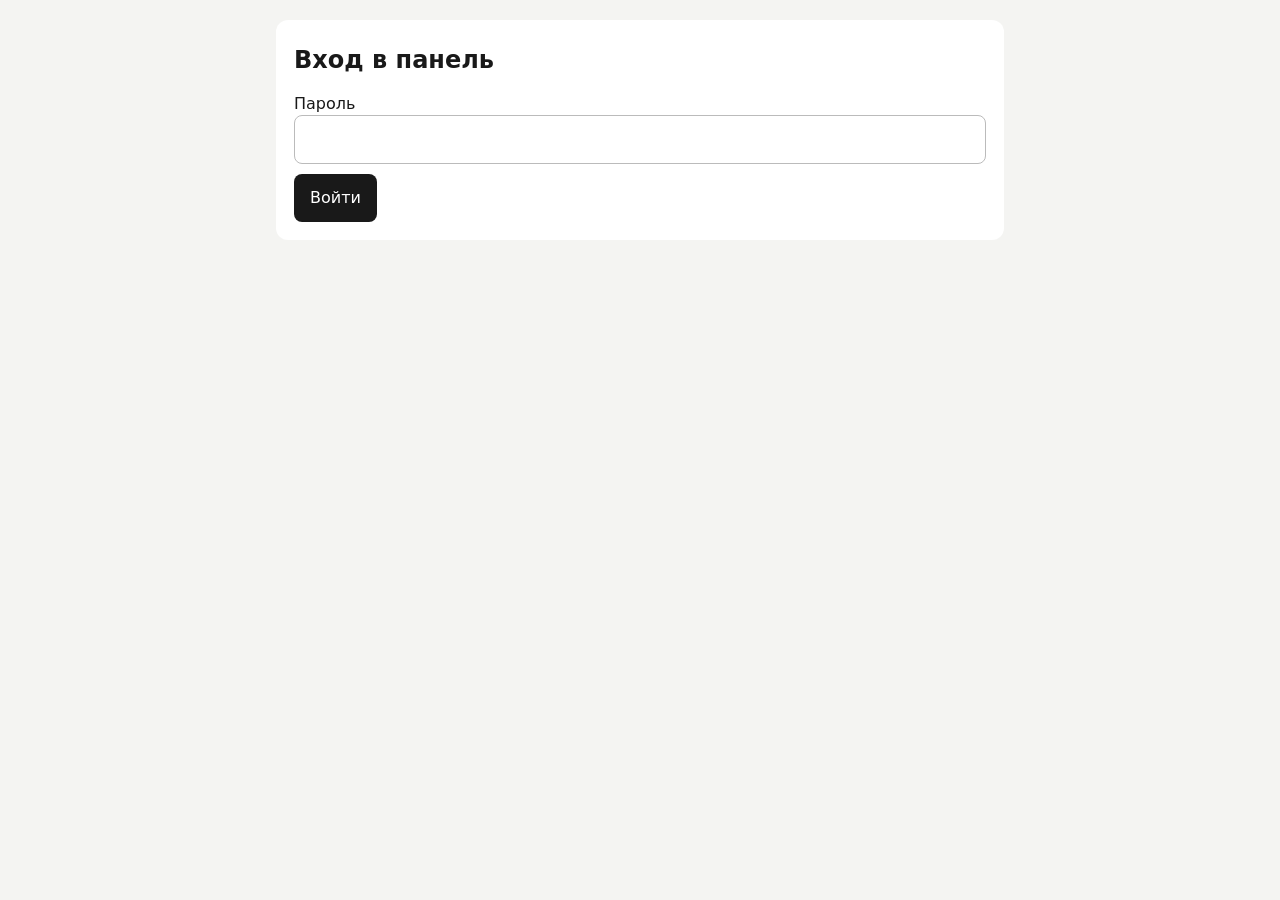
<file: admin/index.html>
<!doctype html>
<html lang="ru"><head>
<meta charset="utf-8">
<meta name="viewport" content="width=device-width,initial-scale=1">
<meta name="robots" content="noindex,nofollow">
<title>Панель сайта</title>
<style>
*{box-sizing:border-box}body{font:16px/1.45 system-ui,sans-serif;margin:0 auto;max-width:760px;padding:20px 16px;color:#191919;background:#f4f4f2}
h1{font-size:1.5rem;margin:.2em 0 .6em}h2{font-size:1.15rem;margin:0 0 12px}section{background:#fff;border-radius:12px;padding:18px;margin:0 0 18px}
input{font:inherit;width:100%;padding:12px;border:1px solid #bbb;border-radius:8px;min-height:46px}
button{font:inherit;cursor:pointer;border:0;border-radius:8px;padding:12px 16px;min-height:46px;background:#191919;color:#fff}
button:disabled{opacity:.5;cursor:wait}button.quiet{background:#e7e7e4;color:#191919}button.danger{background:#b3261e}
.row{display:grid;grid-template-columns:1.5fr 1fr;gap:8px;margin-bottom:8px}
.works{display:grid;grid-template-columns:repeat(auto-fill,minmax(150px,1fr));gap:12px}.work img{width:100%;aspect-ratio:4/5;object-fit:cover;border-radius:8px;display:block;background:#ddd}
.tools{display:flex;gap:6px;margin-top:6px}.tools button{flex:1;padding:8px 4px;min-height:42px}
.msg{background:#e5f3e8;padding:12px;border-radius:8px;margin-bottom:14px}.err{background:#fbe6e4}
.top{display:flex;justify-content:space-between;align-items:center;gap:12px}label{display:block;margin-bottom:10px}.note{color:#555;font-size:.92rem}[hidden]{display:none!important}
@media(max-width:520px){.row{grid-template-columns:1fr}}
</style></head><body>
<p class="msg" id="msg" hidden></p>
<p class="note" id="loading">Загрузка…</p>

<section id="setup" hidden><h1>Первая настройка</h1>
<p class="note">Делает Артемий один раз. Нужен ключ GitHub для репозитория psuna-site с правом «Contents: Read and write». Ключ шифруется паролем и хранится только в зашифрованном виде.</p>
<form id="setupForm"><label>Ключ GitHub<input name="token" autocomplete="off" required></label><label>Пароль для входа в панель, от 10 символов<input name="password" type="password" autocomplete="new-password" required minlength="10"></label><label>Пароль ещё раз<input name="password2" type="password" autocomplete="new-password" required minlength="10"></label><button>Сохранить</button></form></section>

<section id="login" hidden><h1>Вход в панель</h1>
<form id="loginForm"><label>Пароль<input name="password" type="password" autocomplete="current-password" required></label><button>Войти</button></form></section>

<div id="panel" hidden>
<div class="top"><h1>Панель сайта</h1><button class="quiet" id="logout" type="button">Выйти</button></div>
<p class="note">После сохранения сайт обновляется за 2–5 минут. Если изменений ещё не видно, обновите страницу сайта чуть позже.</p>
<section><h2>Цены</h2><form id="pricesForm"><div id="rows"></div><p class="note">Чтобы убрать строку, очистите её. Новую услугу впишите в пустую строку.</p><button>Сохранить цены</button></form></section>
<section><h2>Работы</h2><form id="uploadForm" style="margin-bottom:14px"><label>Добавить фото<input type="file" name="photo" accept="image/*" required></label><button>Загрузить</button></form><div class="works" id="works"></div></section>
<p><a href="/" target="_blank" rel="noopener">Открыть сайт</a></p>
</div>

<script type="module">
import { REPO, makeRepo, encryptSecret, decryptSecret, block, replaceBlock, parsePrices, parseWorks, renderPrices, renderWorks, cleanPrices, textToB64 } from './lib.js';

const $ = (id) => document.getElementById(id);
let repo = null;
let state = { prices: [], works: [] };

const say = (text, bad) => { const m = $('msg'); m.textContent = text; m.hidden = !text; m.classList.toggle('err', Boolean(bad)); if (text) scrollTo(0, 0); };
const show = (screen) => { $('loading').hidden = true; for (const s of ['setup', 'login', 'panel']) $(s).hidden = s !== screen; };
const busy = async (form, fn) => { const b = form.querySelector('button'); b.disabled = true; try { await fn(); } catch (e) { say(e.message || 'Не получилось, попробуйте ещё раз.', true); } finally { b.disabled = false; } };
const el = (tag, attrs = {}, text) => { const e = document.createElement(tag); for (const [k, v] of Object.entries(attrs)) e.setAttribute(k, v); if (text !== undefined) e.textContent = text; return e; };

const loadSite = async () => {
  const page = (await repo.read('index.html')).text;
  state = { prices: parsePrices(block(page, 'prices')), works: parseWorks(block(page, 'works')) };
  drawPrices();
  drawWorks();
};

// Every save reads the current page first, so two edits in a row never overwrite each other.
const savePage = async (change, message) => {
  const { sha, text } = await repo.read('index.html');
  await repo.write('index.html', textToB64(change(text)), message, sha);
};

const drawPrices = () => {
  const box = $('rows');
  box.textContent = '';
  for (const p of [...state.prices, { name: '', price: '' }]) {
    const row = el('div', { class: 'row' });
    const n = el('input', { name: 'name', placeholder: 'Услуга', 'aria-label': 'Услуга' }); n.value = p.name;
    const v = el('input', { name: 'price', placeholder: 'Цена', 'aria-label': 'Цена' }); v.value = p.price;
    row.append(n, v);
    box.append(row);
  }
};

const saveWorks = async (works, done) => {
  await savePage((page) => replaceBlock(page, 'works', renderWorks(works)), 'Работы обновлены в панели');
  state.works = works;
  drawWorks();
  say(done);
};

const drawWorks = () => {
  const box = $('works');
  box.textContent = '';
  state.works.forEach((src, i) => {
    const card = el('div', { class: 'work' });
    const img = el('img', { src: `../${src}`, alt: '' });
    // A just-uploaded photo is not published yet: show it straight from the repo.
    img.onerror = () => { img.onerror = null; img.src = `https://raw.githubusercontent.com/${REPO}/main/${src}`; };
    card.append(img);
    const tools = el('div', { class: 'tools' });
    const up = el('button', { class: 'quiet', type: 'button', 'aria-label': 'Выше' }, '↑');
    const down = el('button', { class: 'quiet', type: 'button', 'aria-label': 'Ниже' }, '↓');
    const del = el('button', { class: 'danger', type: 'button' }, 'Убрать');
    const run = (fn) => async () => { for (const b of box.querySelectorAll('button')) b.disabled = true; try { await fn(); } catch (e) { say(e.message, true); drawWorks(); } };
    up.onclick = run(() => { if (!i) return drawWorks(); const w = [...state.works]; w.splice(i - 1, 0, w.splice(i, 1)[0]); return saveWorks(w, 'Порядок изменён.'); });
    down.onclick = run(() => { if (i === state.works.length - 1) return drawWorks(); const w = [...state.works]; w.splice(i + 1, 0, w.splice(i, 1)[0]); return saveWorks(w, 'Порядок изменён.'); });
    del.onclick = run(() => { if (state.works.length < 2) { say('Должна остаться хотя бы одна работа.', true); return drawWorks(); } const w = [...state.works]; w.splice(i, 1); return saveWorks(w, 'Фото убрано с сайта.'); });
    tools.append(up, down, del);
    card.append(tools);
    box.append(card);
  });
};

// Photos are shrunk in the browser to 1100 px WebP, like the rest of the site.
const toWebp = (file) => new Promise((resolve, reject) => {
  const img = new Image();
  img.onload = () => {
    const k = Math.min(1, 1100 / Math.max(img.width, img.height));
    const c = Object.assign(document.createElement('canvas'), { width: Math.round(img.width * k), height: Math.round(img.height * k) });
    c.getContext('2d').drawImage(img, 0, 0, c.width, c.height);
    c.toBlob((b) => (b ? resolve(b) : reject(new Error('Не получилось обработать фото.'))), 'image/webp', 0.75);
    URL.revokeObjectURL(img.src);
  };
  img.onerror = () => reject(new Error('Это не фото или формат не поддерживается.'));
  img.src = URL.createObjectURL(file);
});
const blobToB64 = (blob) => new Promise((resolve) => { const r = new FileReader(); r.onload = () => resolve(String(r.result).split(',')[1]); r.readAsDataURL(blob); });

$('setupForm').onsubmit = (e) => { e.preventDefault(); const f = e.target; busy(f, async () => {
  if (f.password.value !== f.password2.value) throw new Error('Пароли не совпадают.');
  if (f.password.value.length < 10) throw new Error('Пароль должен быть не короче 10 символов.');
  const candidate = makeRepo(f.token.value.trim());
  const info = await candidate.check();
  if (!info.permissions?.push) throw new Error('У ключа нет права записи в репозиторий.');
  const box = await encryptSecret(f.token.value.trim(), f.password.value);
  let sha;
  try { sha = (await candidate.read('admin/config.json')).sha; } catch { sha = undefined; }
  await candidate.write('admin/config.json', textToB64(JSON.stringify(box)), 'Настройка панели', sha);
  repo = candidate;
  f.reset();
  say('Готово. Панель настроена, пароль сохранён.');
  show('panel');
  await loadSite();
}); };

$('loginForm').onsubmit = (e) => { e.preventDefault(); const f = e.target; busy(f, async () => {
  const box = await loadConfig();
  if (!box) throw new Error('Панель ещё не настроена.');
  const token = await decryptSecret(box, f.password.value);
  if (!token) throw new Error('Пароль неверный.');
  repo = makeRepo(token);
  f.reset();
  say('');
  show('panel');
  await loadSite();
}); };

$('logout').onclick = () => { repo = null; state = { prices: [], works: [] }; say(''); show('login'); };

$('pricesForm').onsubmit = (e) => { e.preventDefault(); const f = e.target; busy(f, async () => {
  const names = f.querySelectorAll('[name=name]');
  const values = f.querySelectorAll('[name=price]');
  const prices = cleanPrices([...names].map((n, i) => ({ name: n.value, price: values[i].value })));
  if (!prices.length) throw new Error('Нужна хотя бы одна строка с ценой.');
  await savePage((page) => replaceBlock(page, 'prices', renderPrices(prices)), 'Цены обновлены в панели');
  state.prices = prices;
  drawPrices();
  say('Цены сохранены. На сайте обновятся за 2–5 минут.');
}); };

$('uploadForm').onsubmit = (e) => { e.preventDefault(); const f = e.target; busy(f, async () => {
  const file = f.photo.files[0];
  if (!file) throw new Error('Выберите фото.');
  say('Загружаем фото…');
  const name = `img/u-${Date.now().toString(36)}.webp`;
  await repo.write(name, await blobToB64(await toWebp(file)), 'Фото добавлено в панели');
  await saveWorks([...state.works, name], 'Фото добавлено. На сайте появится за 2–5 минут.');
  f.reset();
}); };

// The published copy of config.json appears a minute after setup; the repo copy is there at once, so check both.
const RAW_CONFIG = 'https://raw.githubusercontent.com/Endermen4ick/psuna-site/main/admin/config.json';
const loadConfig = async () => {
  for (const url of [`config.json?t=${Date.now()}`, `${RAW_CONFIG}?t=${Date.now()}`]) {
    try { const r = await fetch(url, { cache: 'no-store' }); if (r.ok) return await r.json(); } catch { /* try the next source */ }
  }
  return null;
};
loadConfig().then((box) => show(box ? 'login' : 'setup'));
</script>
</body></html>
</file>
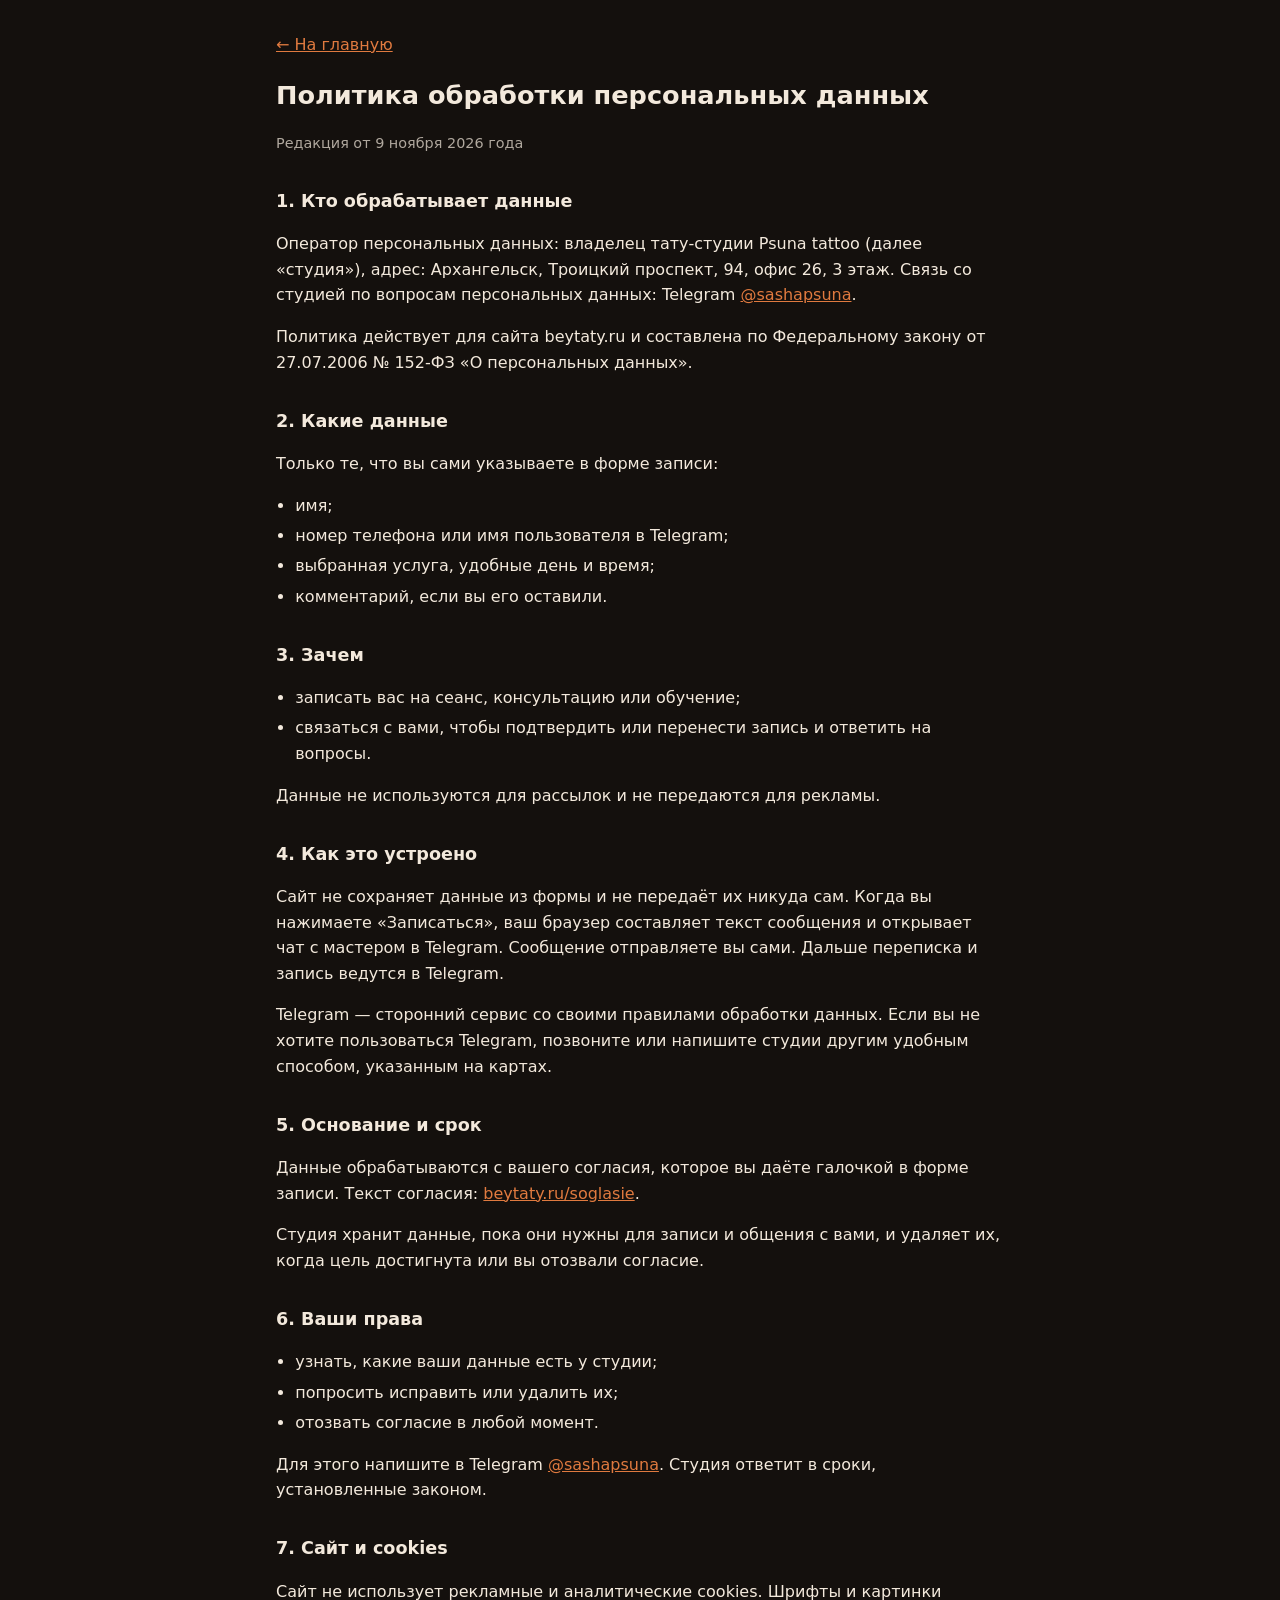
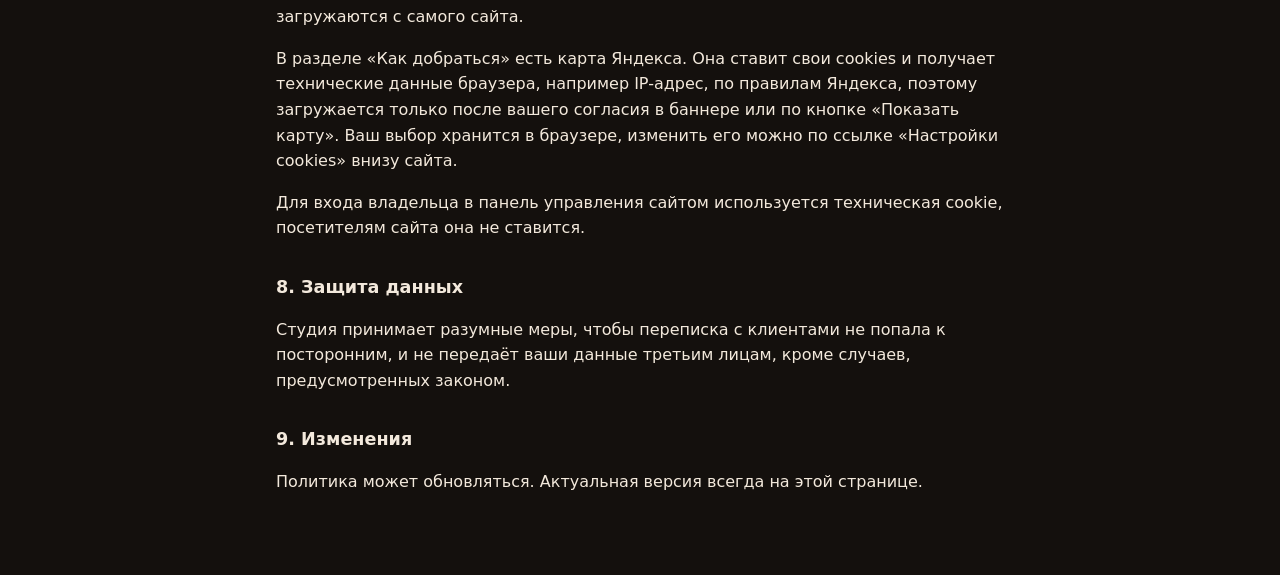
<file: privacy/index.html>
<!doctype html>
<html lang="ru"><head>
<meta charset="utf-8">
<meta name="viewport" content="width=device-width,initial-scale=1">
<title>Политика обработки персональных данных — Psuna tattoo</title>
<meta name="description" content="Как тату-студия Psuna tattoo обрабатывает персональные данные посетителей сайта beytaty.ru">
<style>
*{box-sizing:border-box}body{margin:0;background:#14100d;color:#f3e9dc;font:16px/1.6 system-ui,-apple-system,"Segoe UI",sans-serif}
main{max-width:760px;margin:0 auto;padding:32px 16px 64px}a{color:#e07a3f}h1{font-size:1.6rem;line-height:1.25;margin:.4em 0 .8em}h2{font-size:1.1rem;margin:1.8em 0 .5em}
ul{padding-left:1.2em}li{margin:.3em 0}.back{display:inline-block;margin-bottom:12px}.muted{opacity:.7;font-size:.9rem}
</style></head><body><main>
<a class="back" href="/">← На главную</a>
<h1>Политика обработки персональных данных</h1>
<p class="muted">Редакция от 9 ноября 2026 года</p>

<h2>1. Кто обрабатывает данные</h2>
<p>Оператор персональных данных: владелец тату-студии Psuna tattoo (далее «студия»), адрес: Архангельск, Троицкий проспект, 94, офис 26, 3 этаж. Связь со студией по вопросам персональных данных: Telegram <a href="https://t.me/sashapsuna">@sashapsuna</a>.</p>
<p>Политика действует для сайта beytaty.ru и составлена по Федеральному закону от 27.07.2006 № 152-ФЗ «О персональных данных».</p>

<h2>2. Какие данные</h2>
<p>Только те, что вы сами указываете в форме записи:</p>
<ul>
<li>имя;</li>
<li>номер телефона или имя пользователя в Telegram;</li>
<li>выбранная услуга, удобные день и время;</li>
<li>комментарий, если вы его оставили.</li>
</ul>

<h2>3. Зачем</h2>
<ul>
<li>записать вас на сеанс, консультацию или обучение;</li>
<li>связаться с вами, чтобы подтвердить или перенести запись и ответить на вопросы.</li>
</ul>
<p>Данные не используются для рассылок и не передаются для рекламы.</p>

<h2>4. Как это устроено</h2>
<p>Сайт не сохраняет данные из формы и не передаёт их никуда сам. Когда вы нажимаете «Записаться», ваш браузер составляет текст сообщения и открывает чат с мастером в Telegram. Сообщение отправляете вы сами. Дальше переписка и запись ведутся в Telegram.</p>
<p>Telegram — сторонний сервис со своими правилами обработки данных. Если вы не хотите пользоваться Telegram, позвоните или напишите студии другим удобным способом, указанным на картах.</p>

<h2>5. Основание и срок</h2>
<p>Данные обрабатываются с вашего согласия, которое вы даёте галочкой в форме записи. Текст согласия: <a href="/soglasie/">beytaty.ru/soglasie</a>.</p>
<p>Студия хранит данные, пока они нужны для записи и общения с вами, и удаляет их, когда цель достигнута или вы отозвали согласие.</p>

<h2>6. Ваши права</h2>
<ul>
<li>узнать, какие ваши данные есть у студии;</li>
<li>попросить исправить или удалить их;</li>
<li>отозвать согласие в любой момент.</li>
</ul>
<p>Для этого напишите в Telegram <a href="https://t.me/sashapsuna">@sashapsuna</a>. Студия ответит в сроки, установленные законом.</p>

<h2>7. Сайт и cookies</h2>
<p>Сайт не использует рекламные и аналитические cookies. Шрифты и картинки загружаются с самого сайта.</p>
<p>В разделе «Как добраться» есть карта Яндекса. Она ставит свои cookies и получает технические данные браузера, например IP-адрес, по правилам Яндекса, поэтому загружается только после вашего согласия в баннере или по кнопке «Показать карту». Ваш выбор хранится в браузере, изменить его можно по ссылке «Настройки cookies» внизу сайта.</p>
<p>Для входа владельца в панель управления сайтом используется техническая cookie, посетителям сайта она не ставится.</p>

<h2>8. Защита данных</h2>
<p>Студия принимает разумные меры, чтобы переписка с клиентами не попала к посторонним, и не передаёт ваши данные третьим лицам, кроме случаев, предусмотренных законом.</p>

<h2>9. Изменения</h2>
<p>Политика может обновляться. Актуальная версия всегда на этой странице.</p>
</main></body></html>
</file>
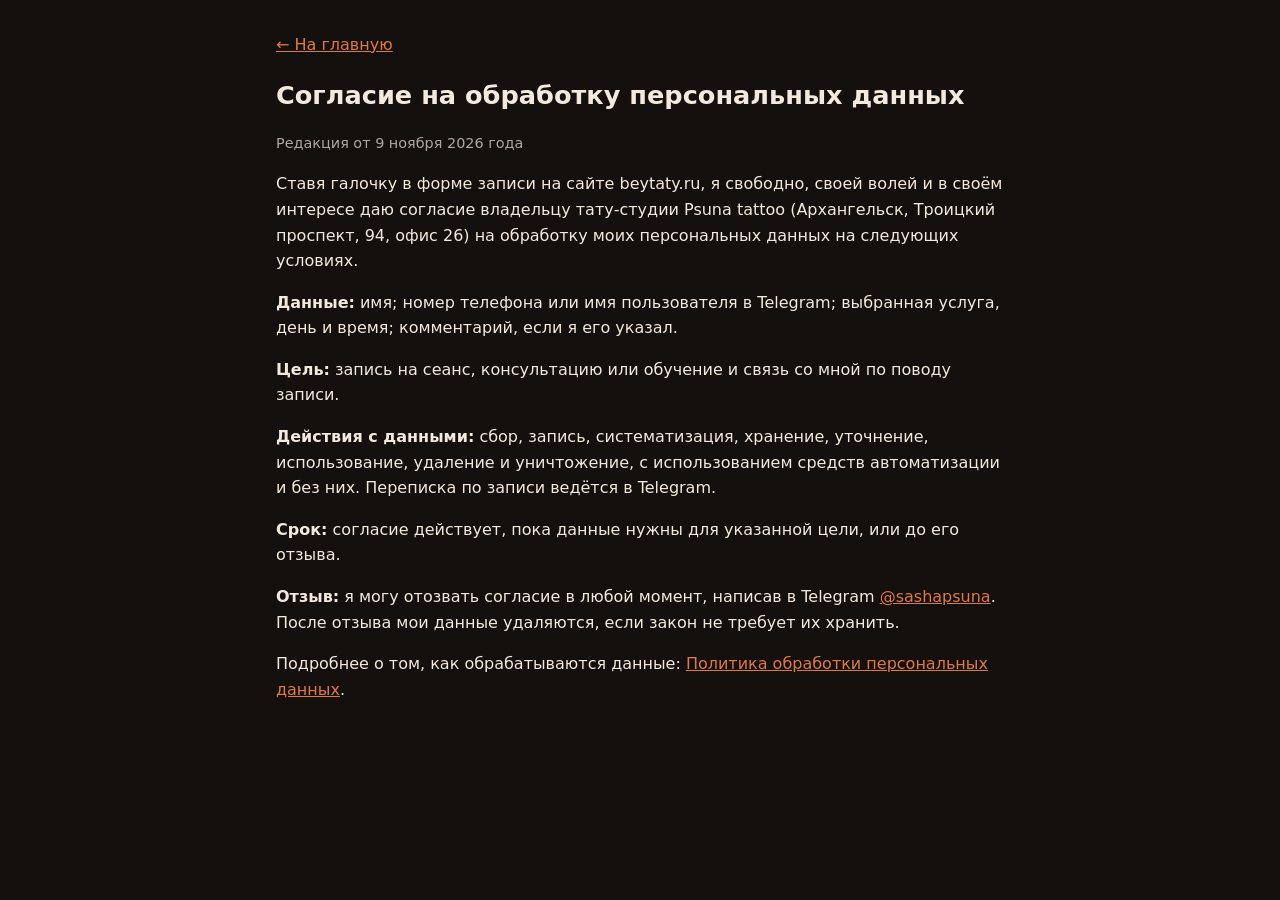
<file: soglasie/index.html>
<!doctype html>
<html lang="ru"><head>
<meta charset="utf-8">
<meta name="viewport" content="width=device-width,initial-scale=1">
<title>Согласие на обработку персональных данных — Psuna tattoo</title>
<meta name="description" content="Согласие на обработку персональных данных при записи через сайт beytaty.ru">
<style>
*{box-sizing:border-box}body{margin:0;background:#14100d;color:#f3e9dc;font:16px/1.6 system-ui,-apple-system,"Segoe UI",sans-serif}
main{max-width:760px;margin:0 auto;padding:32px 16px 64px}a{color:#e07a3f}h1{font-size:1.6rem;line-height:1.25;margin:.4em 0 .8em}
ul{padding-left:1.2em}li{margin:.3em 0}.back{display:inline-block;margin-bottom:12px}.muted{opacity:.7;font-size:.9rem}
</style></head><body><main>
<a class="back" href="/">← На главную</a>
<h1>Согласие на обработку персональных данных</h1>
<p class="muted">Редакция от 9 ноября 2026 года</p>

<p>Ставя галочку в форме записи на сайте beytaty.ru, я свободно, своей волей и в своём интересе даю согласие владельцу тату-студии Psuna tattoo (Архангельск, Троицкий проспект, 94, офис 26) на обработку моих персональных данных на следующих условиях.</p>

<p><b>Данные:</b> имя; номер телефона или имя пользователя в Telegram; выбранная услуга, день и время; комментарий, если я его указал.</p>

<p><b>Цель:</b> запись на сеанс, консультацию или обучение и связь со мной по поводу записи.</p>

<p><b>Действия с данными:</b> сбор, запись, систематизация, хранение, уточнение, использование, удаление и уничтожение, с использованием средств автоматизации и без них. Переписка по записи ведётся в Telegram.</p>

<p><b>Срок:</b> согласие действует, пока данные нужны для указанной цели, или до его отзыва.</p>

<p><b>Отзыв:</b> я могу отозвать согласие в любой момент, написав в Telegram <a href="https://t.me/sashapsuna">@sashapsuna</a>. После отзыва мои данные удаляются, если закон не требует их хранить.</p>

<p>Подробнее о том, как обрабатываются данные: <a href="/privacy/">Политика обработки персональных данных</a>.</p>
</main></body></html>
</file>
<file: assets/fonts/fonts.css>
/* cyrillic-ext */
@font-face {
  font-family: 'Manrope';
  font-style: normal;
  font-weight: 400;
  font-display: swap;
  src: url(/assets/fonts/manrope-400-cyrillic-ext.woff2) format('woff2');
  unicode-range: U+0460-052F, U+1C80-1C8A, U+20B4, U+2DE0-2DFF, U+A640-A69F, U+FE2E-FE2F;
}
/* cyrillic */
@font-face {
  font-family: 'Manrope';
  font-style: normal;
  font-weight: 400;
  font-display: swap;
  src: url(/assets/fonts/manrope-400-cyrillic.woff2) format('woff2');
  unicode-range: U+0301, U+0400-045F, U+0490-0491, U+04B0-04B1, U+2116;
}
/* latin-ext */
@font-face {
  font-family: 'Manrope';
  font-style: normal;
  font-weight: 400;
  font-display: swap;
  src: url(/assets/fonts/manrope-400-latin-ext.woff2) format('woff2');
  unicode-range: U+0100-02BA, U+02BD-02C5, U+02C7-02CC, U+02CE-02D7, U+02DD-02FF, U+0304, U+0308, U+0329, U+1D00-1DBF, U+1E00-1E9F, U+1EF2-1EFF, U+2020, U+20A0-20AB, U+20AD-20C4, U+2113, U+2C60-2C7F, U+A720-A7FF;
}
/* latin */
@font-face {
  font-family: 'Manrope';
  font-style: normal;
  font-weight: 400;
  font-display: swap;
  src: url(/assets/fonts/manrope-400-latin.woff2) format('woff2');
  unicode-range: U+0000-00FF, U+0131, U+0152-0153, U+02BB-02BC, U+02C6, U+02DA, U+02DC, U+0304, U+0308, U+0329, U+2000-206F, U+20AC, U+2122, U+2191, U+2193, U+2212, U+2215, U+FEFF, U+FFFD;
}
/* cyrillic-ext */
@font-face {
  font-family: 'Manrope';
  font-style: normal;
  font-weight: 500;
  font-display: swap;
  src: url(/assets/fonts/manrope-500-cyrillic-ext.woff2) format('woff2');
  unicode-range: U+0460-052F, U+1C80-1C8A, U+20B4, U+2DE0-2DFF, U+A640-A69F, U+FE2E-FE2F;
}
/* cyrillic */
@font-face {
  font-family: 'Manrope';
  font-style: normal;
  font-weight: 500;
  font-display: swap;
  src: url(/assets/fonts/manrope-500-cyrillic.woff2) format('woff2');
  unicode-range: U+0301, U+0400-045F, U+0490-0491, U+04B0-04B1, U+2116;
}
/* latin-ext */
@font-face {
  font-family: 'Manrope';
  font-style: normal;
  font-weight: 500;
  font-display: swap;
  src: url(/assets/fonts/manrope-500-latin-ext.woff2) format('woff2');
  unicode-range: U+0100-02BA, U+02BD-02C5, U+02C7-02CC, U+02CE-02D7, U+02DD-02FF, U+0304, U+0308, U+0329, U+1D00-1DBF, U+1E00-1E9F, U+1EF2-1EFF, U+2020, U+20A0-20AB, U+20AD-20C4, U+2113, U+2C60-2C7F, U+A720-A7FF;
}
/* latin */
@font-face {
  font-family: 'Manrope';
  font-style: normal;
  font-weight: 500;
  font-display: swap;
  src: url(/assets/fonts/manrope-500-latin.woff2) format('woff2');
  unicode-range: U+0000-00FF, U+0131, U+0152-0153, U+02BB-02BC, U+02C6, U+02DA, U+02DC, U+0304, U+0308, U+0329, U+2000-206F, U+20AC, U+2122, U+2191, U+2193, U+2212, U+2215, U+FEFF, U+FFFD;
}
/* cyrillic-ext */
@font-face {
  font-family: 'Manrope';
  font-style: normal;
  font-weight: 600;
  font-display: swap;
  src: url(/assets/fonts/manrope-600-cyrillic-ext.woff2) format('woff2');
  unicode-range: U+0460-052F, U+1C80-1C8A, U+20B4, U+2DE0-2DFF, U+A640-A69F, U+FE2E-FE2F;
}
/* cyrillic */
@font-face {
  font-family: 'Manrope';
  font-style: normal;
  font-weight: 600;
  font-display: swap;
  src: url(/assets/fonts/manrope-600-cyrillic.woff2) format('woff2');
  unicode-range: U+0301, U+0400-045F, U+0490-0491, U+04B0-04B1, U+2116;
}
/* latin-ext */
@font-face {
  font-family: 'Manrope';
  font-style: normal;
  font-weight: 600;
  font-display: swap;
  src: url(/assets/fonts/manrope-600-latin-ext.woff2) format('woff2');
  unicode-range: U+0100-02BA, U+02BD-02C5, U+02C7-02CC, U+02CE-02D7, U+02DD-02FF, U+0304, U+0308, U+0329, U+1D00-1DBF, U+1E00-1E9F, U+1EF2-1EFF, U+2020, U+20A0-20AB, U+20AD-20C4, U+2113, U+2C60-2C7F, U+A720-A7FF;
}
/* latin */
@font-face {
  font-family: 'Manrope';
  font-style: normal;
  font-weight: 600;
  font-display: swap;
  src: url(/assets/fonts/manrope-600-latin.woff2) format('woff2');
  unicode-range: U+0000-00FF, U+0131, U+0152-0153, U+02BB-02BC, U+02C6, U+02DA, U+02DC, U+0304, U+0308, U+0329, U+2000-206F, U+20AC, U+2122, U+2191, U+2193, U+2212, U+2215, U+FEFF, U+FFFD;
}
/* cyrillic-ext */
@font-face {
  font-family: 'Manrope';
  font-style: normal;
  font-weight: 700;
  font-display: swap;
  src: url(/assets/fonts/manrope-700-cyrillic-ext.woff2) format('woff2');
  unicode-range: U+0460-052F, U+1C80-1C8A, U+20B4, U+2DE0-2DFF, U+A640-A69F, U+FE2E-FE2F;
}
/* cyrillic */
@font-face {
  font-family: 'Manrope';
  font-style: normal;
  font-weight: 700;
  font-display: swap;
  src: url(/assets/fonts/manrope-700-cyrillic.woff2) format('woff2');
  unicode-range: U+0301, U+0400-045F, U+0490-0491, U+04B0-04B1, U+2116;
}
/* latin-ext */
@font-face {
  font-family: 'Manrope';
  font-style: normal;
  font-weight: 700;
  font-display: swap;
  src: url(/assets/fonts/manrope-700-latin-ext.woff2) format('woff2');
  unicode-range: U+0100-02BA, U+02BD-02C5, U+02C7-02CC, U+02CE-02D7, U+02DD-02FF, U+0304, U+0308, U+0329, U+1D00-1DBF, U+1E00-1E9F, U+1EF2-1EFF, U+2020, U+20A0-20AB, U+20AD-20C4, U+2113, U+2C60-2C7F, U+A720-A7FF;
}
/* latin */
@font-face {
  font-family: 'Manrope';
  font-style: normal;
  font-weight: 700;
  font-display: swap;
  src: url(/assets/fonts/manrope-700-latin.woff2) format('woff2');
  unicode-range: U+0000-00FF, U+0131, U+0152-0153, U+02BB-02BC, U+02C6, U+02DA, U+02DC, U+0304, U+0308, U+0329, U+2000-206F, U+20AC, U+2122, U+2191, U+2193, U+2212, U+2215, U+FEFF, U+FFFD;
}
/* cyrillic-ext */
@font-face {
  font-family: 'Unbounded';
  font-style: normal;
  font-weight: 500;
  font-display: swap;
  src: url(/assets/fonts/unbounded-500-cyrillic-ext.woff2) format('woff2');
  unicode-range: U+0460-052F, U+1C80-1C8A, U+20B4, U+2DE0-2DFF, U+A640-A69F, U+FE2E-FE2F;
}
/* cyrillic */
@font-face {
  font-family: 'Unbounded';
  font-style: normal;
  font-weight: 500;
  font-display: swap;
  src: url(/assets/fonts/unbounded-500-cyrillic.woff2) format('woff2');
  unicode-range: U+0301, U+0400-045F, U+0490-0491, U+04B0-04B1, U+2116;
}
/* latin-ext */
@font-face {
  font-family: 'Unbounded';
  font-style: normal;
  font-weight: 500;
  font-display: swap;
  src: url(/assets/fonts/unbounded-500-latin-ext.woff2) format('woff2');
  unicode-range: U+0100-02BA, U+02BD-02C5, U+02C7-02CC, U+02CE-02D7, U+02DD-02FF, U+0304, U+0308, U+0329, U+1D00-1DBF, U+1E00-1E9F, U+1EF2-1EFF, U+2020, U+20A0-20AB, U+20AD-20C4, U+2113, U+2C60-2C7F, U+A720-A7FF;
}
/* latin */
@font-face {
  font-family: 'Unbounded';
  font-style: normal;
  font-weight: 500;
  font-display: swap;
  src: url(/assets/fonts/unbounded-500-latin.woff2) format('woff2');
  unicode-range: U+0000-00FF, U+0131, U+0152-0153, U+02BB-02BC, U+02C6, U+02DA, U+02DC, U+0304, U+0308, U+0329, U+2000-206F, U+20AC, U+2122, U+2191, U+2193, U+2212, U+2215, U+FEFF, U+FFFD;
}
/* cyrillic-ext */
@font-face {
  font-family: 'Unbounded';
  font-style: normal;
  font-weight: 600;
  font-display: swap;
  src: url(/assets/fonts/unbounded-600-cyrillic-ext.woff2) format('woff2');
  unicode-range: U+0460-052F, U+1C80-1C8A, U+20B4, U+2DE0-2DFF, U+A640-A69F, U+FE2E-FE2F;
}
/* cyrillic */
@font-face {
  font-family: 'Unbounded';
  font-style: normal;
  font-weight: 600;
  font-display: swap;
  src: url(/assets/fonts/unbounded-600-cyrillic.woff2) format('woff2');
  unicode-range: U+0301, U+0400-045F, U+0490-0491, U+04B0-04B1, U+2116;
}
/* latin-ext */
@font-face {
  font-family: 'Unbounded';
  font-style: normal;
  font-weight: 600;
  font-display: swap;
  src: url(/assets/fonts/unbounded-600-latin-ext.woff2) format('woff2');
  unicode-range: U+0100-02BA, U+02BD-02C5, U+02C7-02CC, U+02CE-02D7, U+02DD-02FF, U+0304, U+0308, U+0329, U+1D00-1DBF, U+1E00-1E9F, U+1EF2-1EFF, U+2020, U+20A0-20AB, U+20AD-20C4, U+2113, U+2C60-2C7F, U+A720-A7FF;
}
/* latin */
@font-face {
  font-family: 'Unbounded';
  font-style: normal;
  font-weight: 600;
  font-display: swap;
  src: url(/assets/fonts/unbounded-600-latin.woff2) format('woff2');
  unicode-range: U+0000-00FF, U+0131, U+0152-0153, U+02BB-02BC, U+02C6, U+02DA, U+02DC, U+0304, U+0308, U+0329, U+2000-206F, U+20AC, U+2122, U+2191, U+2193, U+2212, U+2215, U+FEFF, U+FFFD;
}
/* cyrillic-ext */
@font-face {
  font-family: 'Unbounded';
  font-style: normal;
  font-weight: 700;
  font-display: swap;
  src: url(/assets/fonts/unbounded-700-cyrillic-ext.woff2) format('woff2');
  unicode-range: U+0460-052F, U+1C80-1C8A, U+20B4, U+2DE0-2DFF, U+A640-A69F, U+FE2E-FE2F;
}
/* cyrillic */
@font-face {
  font-family: 'Unbounded';
  font-style: normal;
  font-weight: 700;
  font-display: swap;
  src: url(/assets/fonts/unbounded-700-cyrillic.woff2) format('woff2');
  unicode-range: U+0301, U+0400-045F, U+0490-0491, U+04B0-04B1, U+2116;
}
/* latin-ext */
@font-face {
  font-family: 'Unbounded';
  font-style: normal;
  font-weight: 700;
  font-display: swap;
  src: url(/assets/fonts/unbounded-700-latin-ext.woff2) format('woff2');
  unicode-range: U+0100-02BA, U+02BD-02C5, U+02C7-02CC, U+02CE-02D7, U+02DD-02FF, U+0304, U+0308, U+0329, U+1D00-1DBF, U+1E00-1E9F, U+1EF2-1EFF, U+2020, U+20A0-20AB, U+20AD-20C4, U+2113, U+2C60-2C7F, U+A720-A7FF;
}
/* latin */
@font-face {
  font-family: 'Unbounded';
  font-style: normal;
  font-weight: 700;
  font-display: swap;
  src: url(/assets/fonts/unbounded-700-latin.woff2) format('woff2');
  unicode-range: U+0000-00FF, U+0131, U+0152-0153, U+02BB-02BC, U+02C6, U+02DA, U+02DC, U+0304, U+0308, U+0329, U+2000-206F, U+20AC, U+2122, U+2191, U+2193, U+2212, U+2215, U+FEFF, U+FFFD;
}
</file>
